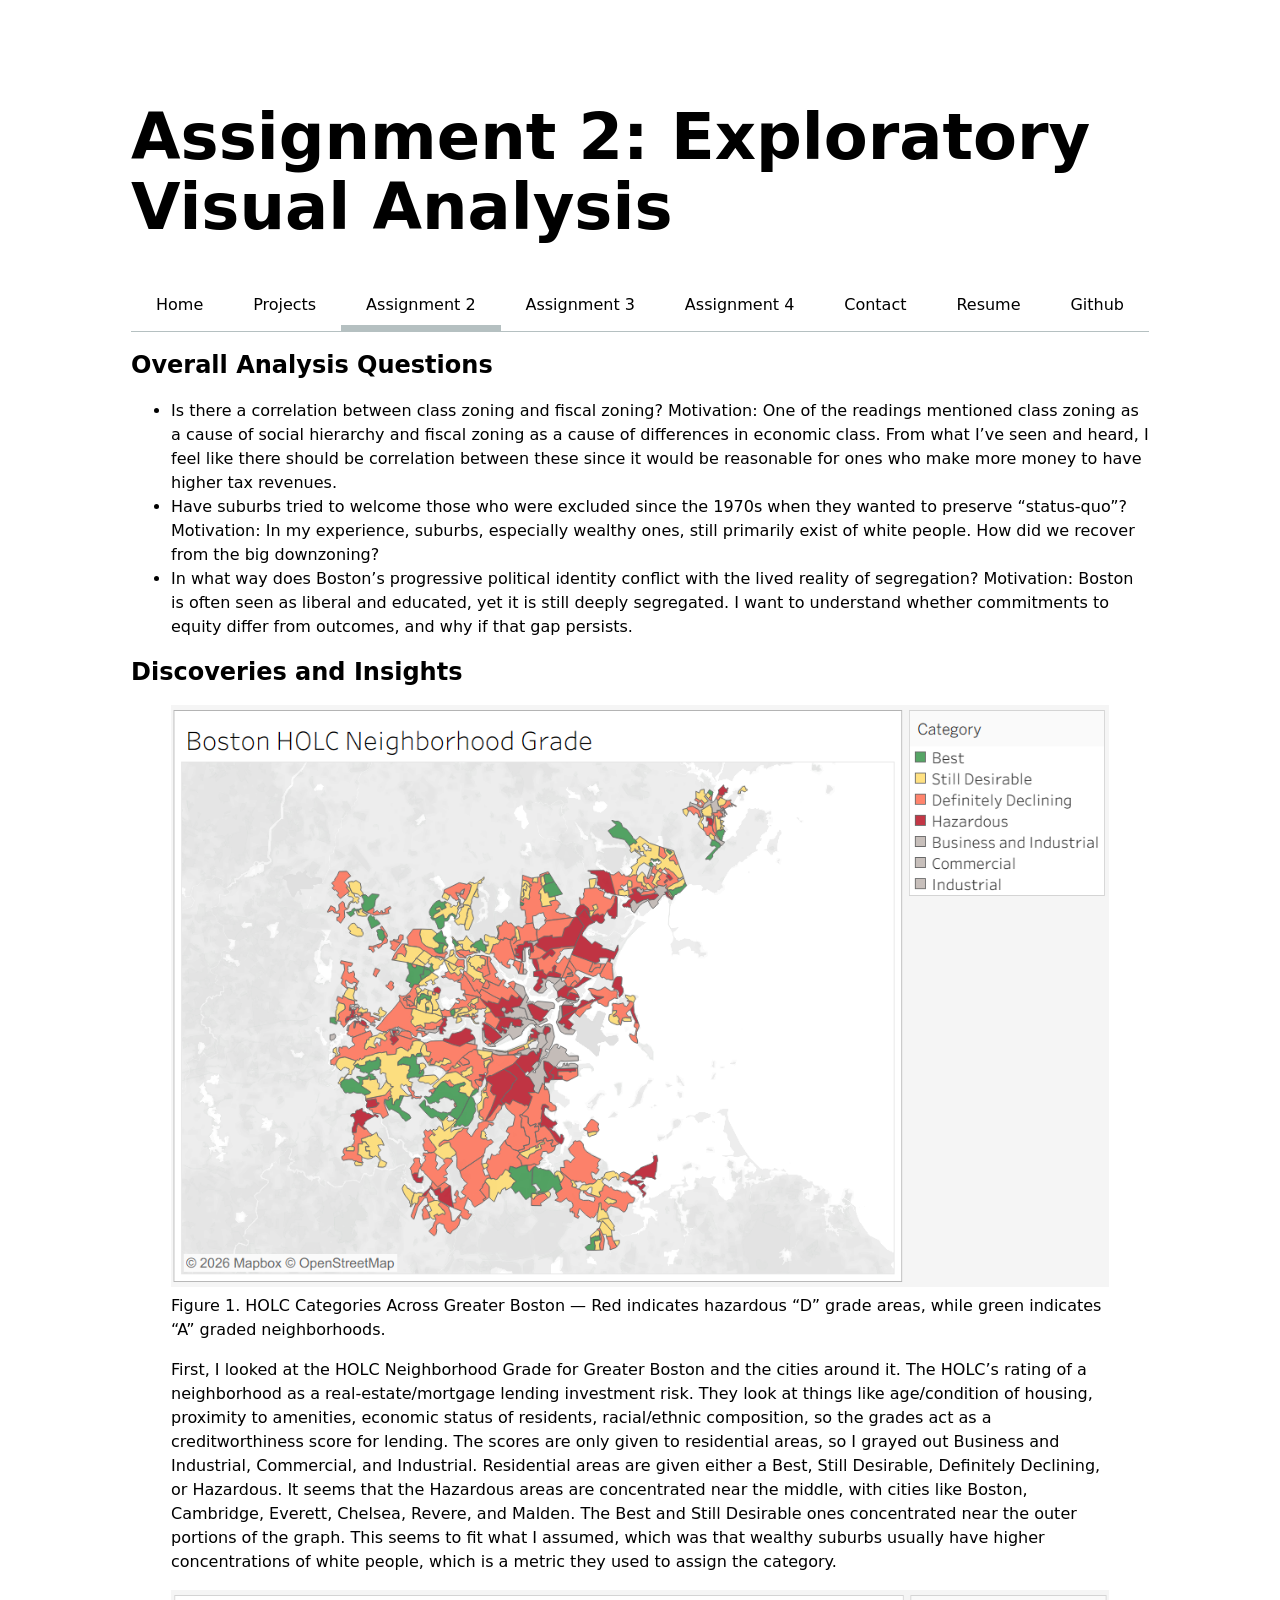
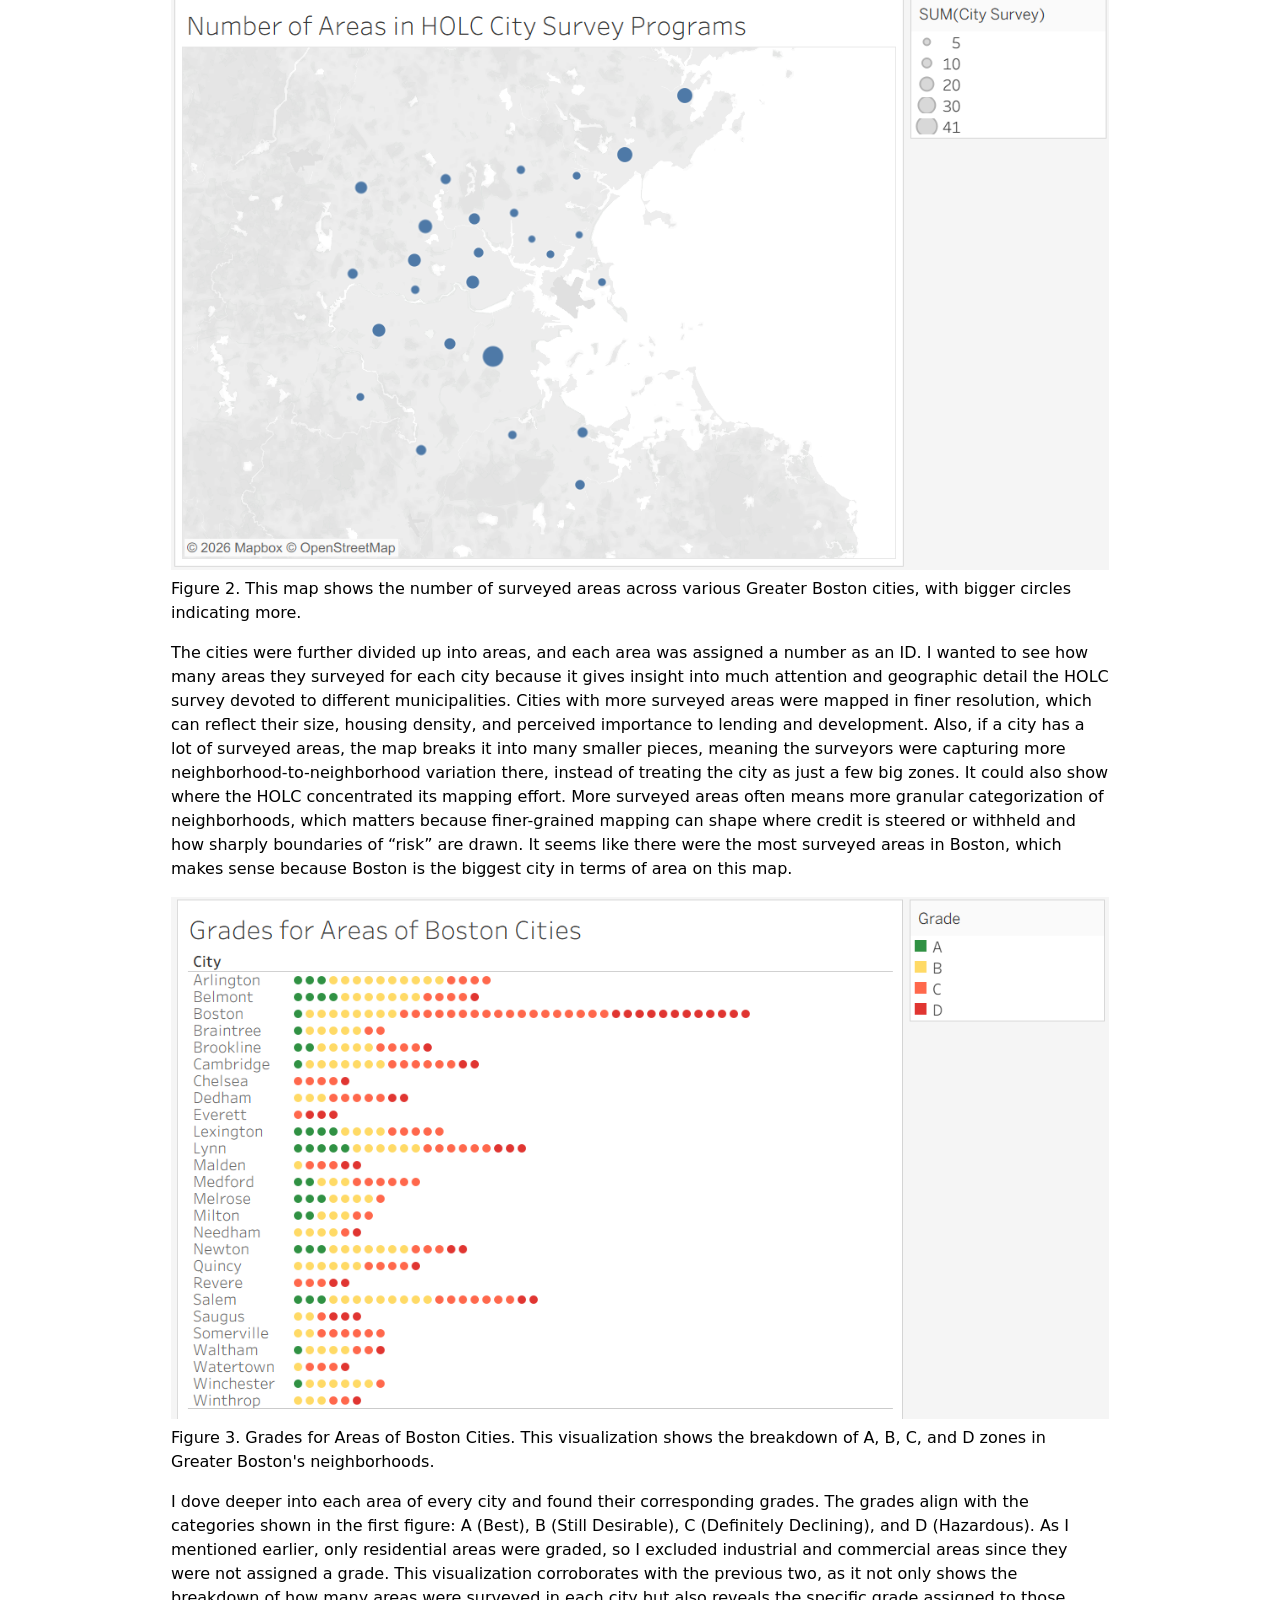
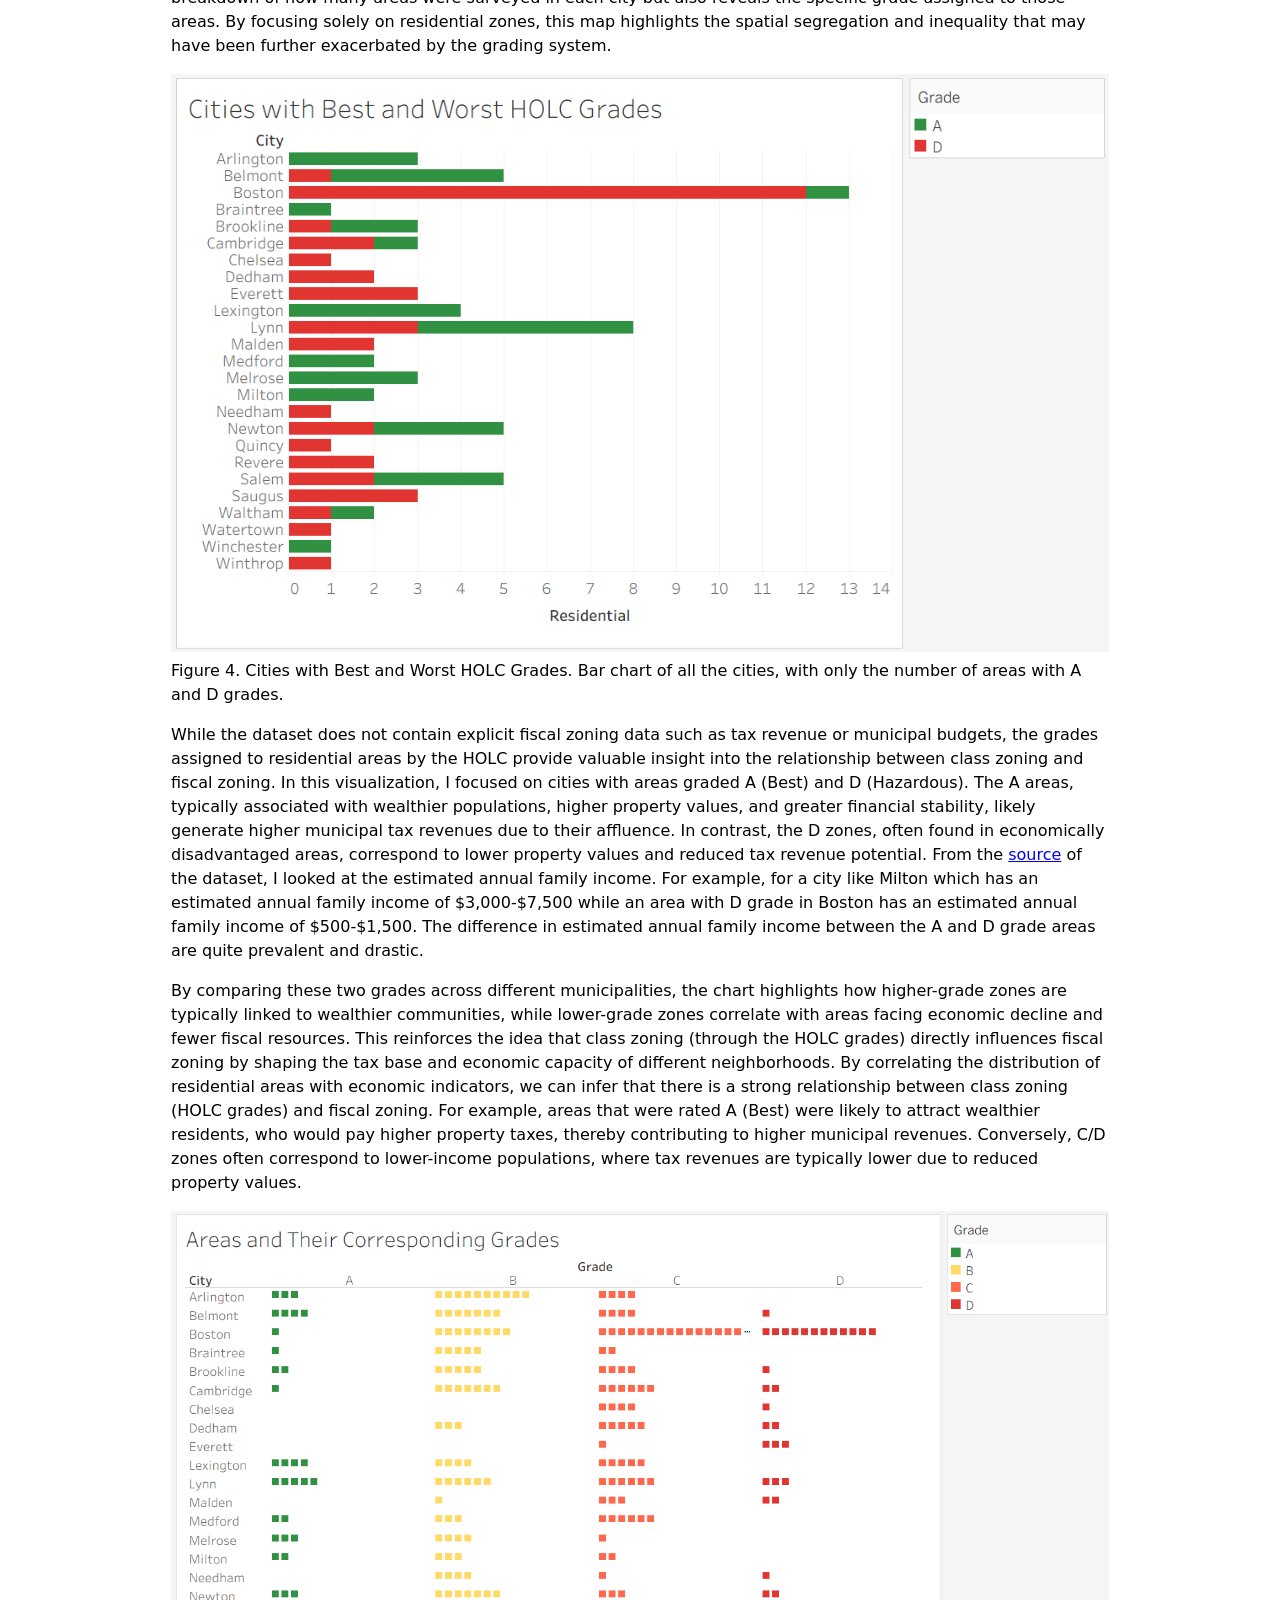
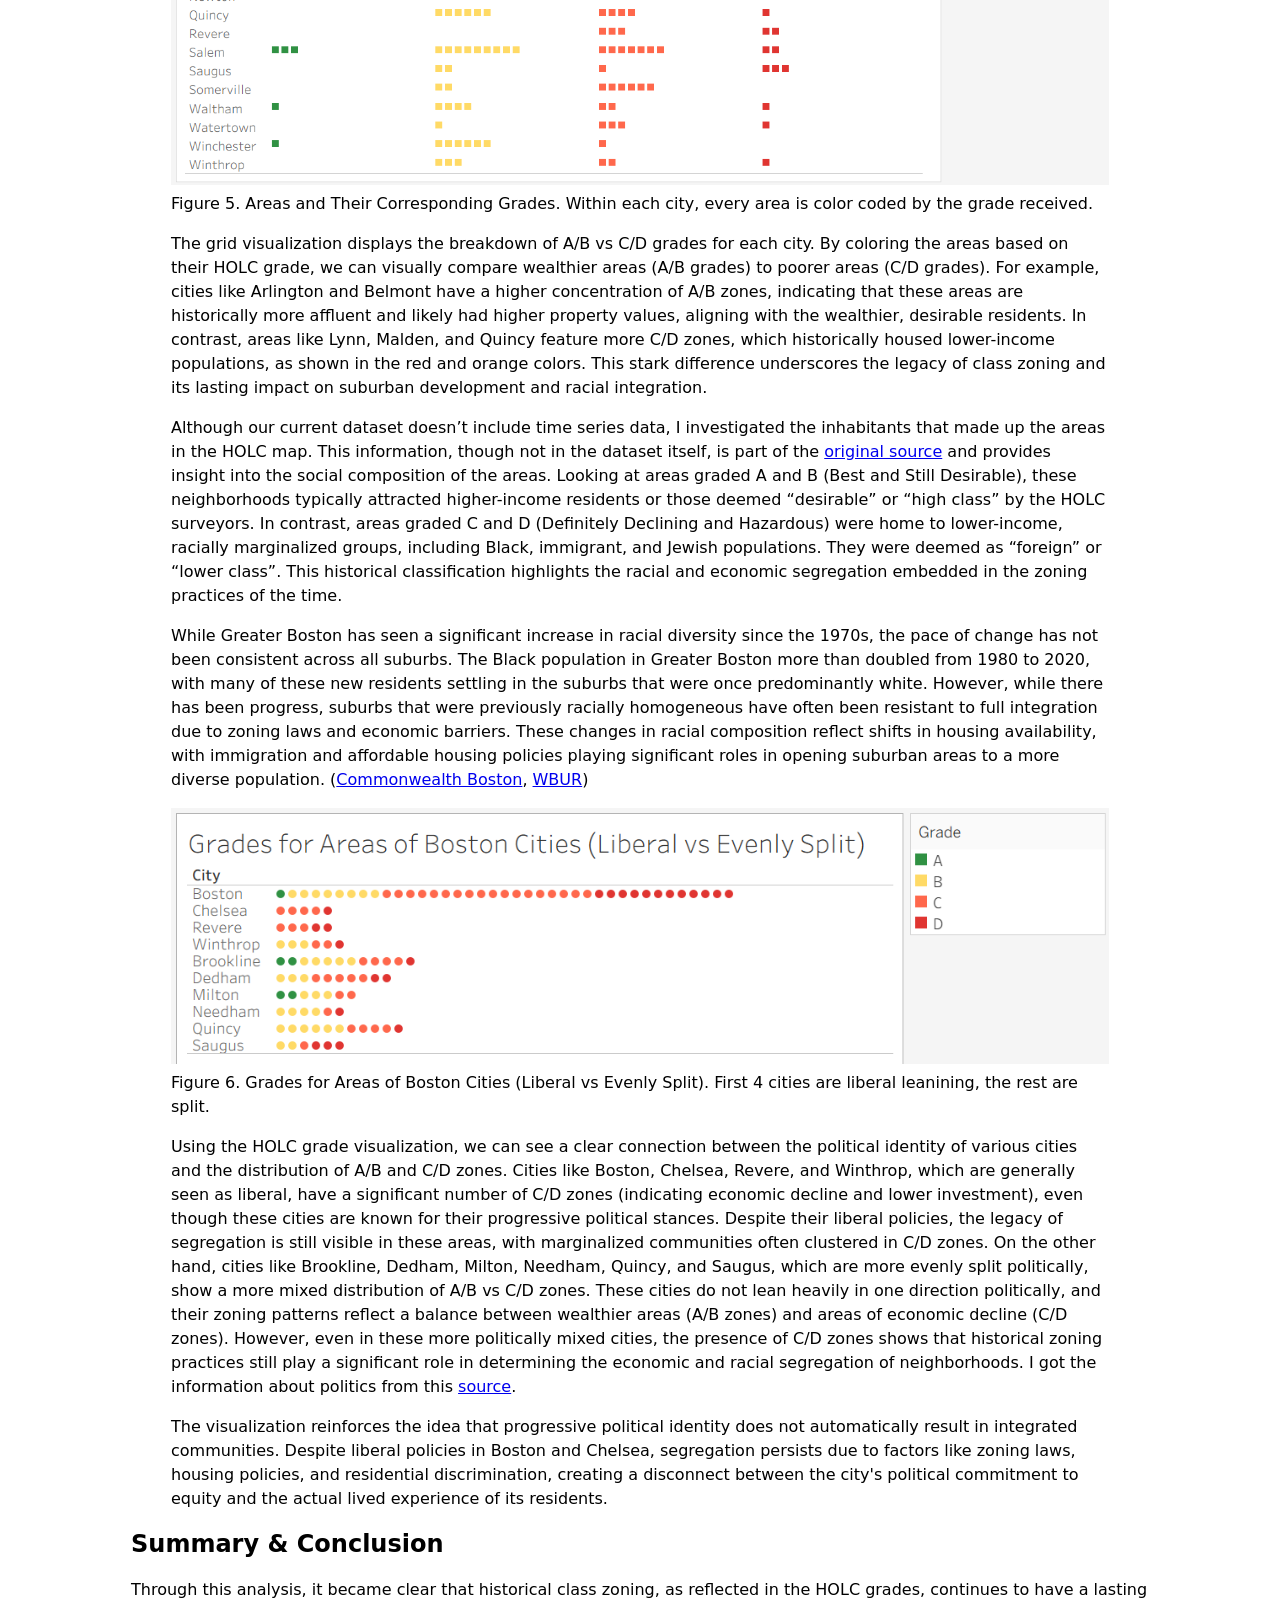
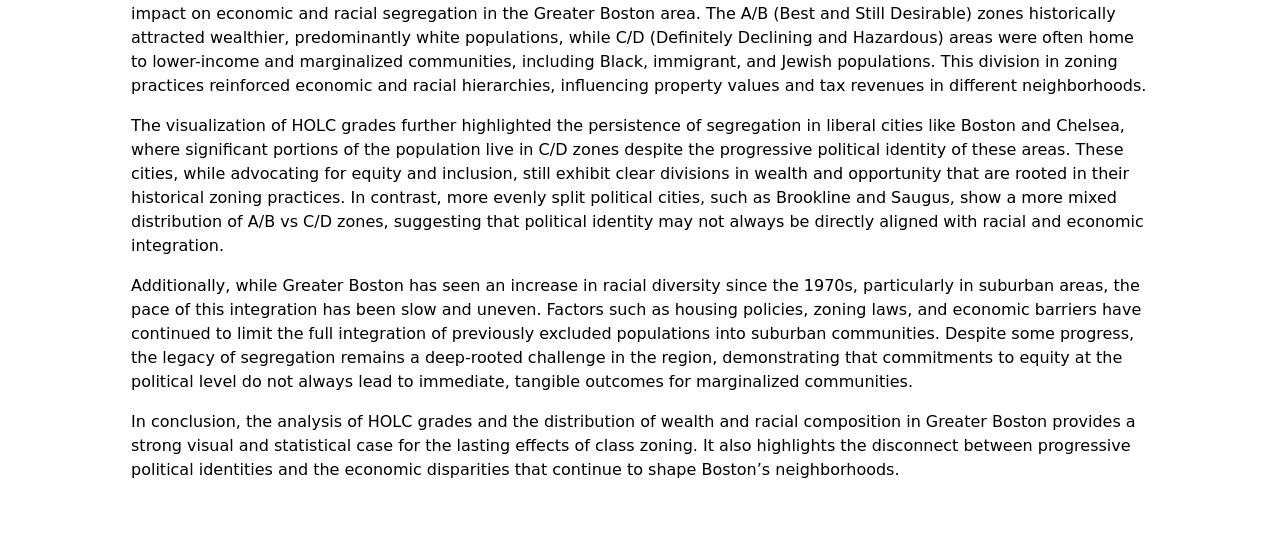
<file: A2/index.html>
<!DOCTYPE html>
<html lang="en">

<head>
    <meta charset="UTF-8">
    <meta name="viewport" content="width=device-width, initial-scale=1.0">
    <title>6.C35 Assignment 2: Exploratory Visual Analysis</title>
    <link rel="stylesheet" href="../style.css">
</head>

<body>
    <h1>Assignment 2: Exploratory Visual Analysis</h1>

    <nav>
        <ul>
            <li><a href="../">Home</a></li>
            <li><a href="../projects/">Projects</a></li>
            <li><a class='current' href="./">Assignment 2</a></li>
            <li><a href="../A3/">Assignment 3</a></li>
            <li><a href="../A4/">Assignment 4</a></li>
            <li><a href="../contact/">Contact</a></li>
            <li><a href="../resume/">Resume</a></li>
            <li><a href="https://github.com/blin20115" target="_blank">Github</a></li>
        </ul>
    </nav>

    <section id="questions">
        <h2>Overall Analysis Questions</h2>
        <ul>
            <li>Is there a correlation between class zoning and fiscal zoning? Motivation: One of the readings mentioned
                class zoning as a cause of social hierarchy and fiscal zoning as a cause of differences in economic
                class. From what I’ve seen and heard, I feel like there should be correlation between these since it
                would be reasonable for ones who make more money to have higher tax revenues.
            </li>
            <li>Have suburbs tried to welcome those who were excluded since the 1970s when they wanted to preserve
                “status-quo”? Motivation: In my experience, suburbs, especially wealthy ones, still primarily exist of
                white people. How did we recover from the big downzoning?
            </li>
            <li>In what way does Boston’s progressive political identity conflict with the lived reality of segregation?
                Motivation: Boston is often seen as liberal and educated, yet it is still deeply segregated. I want to
                understand whether commitments to equity differ from outcomes, and why if that gap persists.
            </li>
        </ul>
    </section>

    <section id="results">
        <h2>Discoveries and Insights</h2>

        <figure>
            <img src="images/figure 1.png" alt="Greater Boston HOLC Map">
            <figcaption>Figure 1. HOLC Categories Across Greater Boston — Red indicates hazardous “D” grade areas, while
                green indicates “A” graded neighborhoods.</figcaption>
            <p>First, I looked at the HOLC Neighborhood Grade for Greater Boston and the cities around it. The HOLC’s
                rating of a neighborhood as a real-estate/mortgage lending investment risk. They look at things like
                age/condition of housing, proximity to amenities, economic status of residents, racial/ethnic
                composition, so the grades act as a creditworthiness score for lending. The scores are only given to
                residential areas, so I grayed out Business and Industrial, Commercial, and Industrial. Residential
                areas are given either a Best, Still Desirable, Definitely Declining, or Hazardous. It seems that the
                Hazardous areas are concentrated near the middle, with cities like Boston, Cambridge, Everett, Chelsea,
                Revere, and Malden. The Best and Still Desirable ones concentrated near the outer portions of the graph.
                This seems to fit what I assumed, which was that wealthy suburbs usually have higher concentrations of
                white people, which is a metric they used to assign the category.
            </p>
        </figure>

        <figure>
            <img src="images/figure 2.png" alt="Number of Areas in HOLC City Survey Programs">
            <figcaption>Figure 2. This map shows the number of surveyed areas across various Greater Boston cities, with
                bigger circles indicating more.</figcaption>
            <p>The cities were further divided up into areas, and each area was assigned a number as an ID. I wanted to
                see how many areas they surveyed for each city because it gives insight into much attention and
                geographic detail the HOLC survey devoted to different municipalities. Cities with more surveyed areas
                were mapped in finer resolution, which can reflect their size, housing density, and perceived importance
                to lending and development. Also, if a city has a lot of surveyed areas, the map breaks it into many
                smaller pieces, meaning the surveyors were capturing more neighborhood-to-neighborhood variation there,
                instead of treating the city as just a few big zones. It could also show where the HOLC concentrated its
                mapping effort. More surveyed areas often means more granular categorization of neighborhoods, which
                matters because finer-grained mapping can shape where credit is steered or withheld and how sharply
                boundaries of “risk” are drawn. It seems like there were the most surveyed areas in Boston, which makes
                sense because Boston is the biggest city in terms of area on this map.
            </p>
        </figure>

        <figure>
            <img src="images/figure 3.png" alt="Grades for Areas of Boston Cities">
            <figcaption>Figure 3. Grades for Areas of Boston Cities. This visualization shows the breakdown of A, B, C,
                and D zones in Greater Boston's neighborhoods.</figcaption>
            <p>I dove deeper into each area of every city and found their corresponding grades. The grades align with
                the categories shown in the first figure: A (Best), B (Still Desirable), C (Definitely Declining), and D
                (Hazardous). As I mentioned earlier, only residential areas were graded, so I excluded industrial and
                commercial areas since they were not assigned a grade. This visualization corroborates with the previous
                two, as it not only shows the breakdown of how many areas were surveyed in each city but also reveals
                the specific grade assigned to those areas. By focusing solely on residential zones, this map highlights
                the spatial segregation and inequality that may have been further exacerbated by the grading system.
            </p>
        </figure>

        <figure>
            <img src="images/figure 4.png" alt="Cities with Best and Worst HOLC Grades">
            <figcaption>Figure 4. Cities with Best and Worst HOLC Grades. Bar chart of all the cities, with only the
                number
                of areas with A and D grades.</figcaption>
            <p>While the dataset does not contain explicit fiscal zoning data such as tax revenue or municipal budgets,
                the
                grades assigned to residential areas by the HOLC provide valuable insight into the relationship between
                class zoning and fiscal zoning. In this visualization, I focused on cities with areas graded A (Best)
                and D
                (Hazardous). The A areas, typically associated with wealthier populations, higher property values, and
                greater financial stability, likely generate higher municipal tax revenues due to their affluence. In
                contrast, the D zones, often found in economically disadvantaged areas, correspond to lower property
                values
                and reduced tax revenue potential. From the <a
                    href="https://dsl.richmond.edu/panorama/redlining/map/MA/Boston/context#loc=11/42.3351/-71.1643">source</a>
                of the dataset, I looked at the estimated annual family
                income. For example, for a city like Milton which has an estimated annual family income of $3,000-$7,500
                while an area with D grade in Boston has an estimated annual family income of $500-$1,500. The
                difference in
                estimated annual family income between the A and D grade areas are quite prevalent and drastic.
            </p>
            <p>By comparing these two grades across different municipalities, the chart highlights how higher-grade
                zones
                are typically linked to wealthier communities, while lower-grade zones correlate with areas facing
                economic
                decline and fewer fiscal resources. This reinforces the idea that class zoning (through the HOLC grades)
                directly influences fiscal zoning by shaping the tax base and economic capacity of different
                neighborhoods.
                By correlating the distribution of residential areas with economic indicators, we can infer that there
                is a
                strong relationship between class zoning (HOLC grades) and fiscal zoning. For example, areas that were
                rated
                A (Best) were likely to attract wealthier residents, who would pay higher property taxes, thereby
                contributing to higher municipal revenues. Conversely, C/D zones often correspond to lower-income
                populations, where tax revenues are typically lower due to reduced property values.
            </p>
        </figure>

        <figure>
            <img src="images/figure 5.png" alt="Areas and Their Corresponding Grades">
            <figcaption>Figure 5. Areas and Their Corresponding Grades. Within each city, every area is color coded by
                the grade received.</figcaption>
            <p>The grid visualization displays the breakdown of A/B vs C/D grades for each city. By coloring the areas
                based on their HOLC grade, we can visually compare wealthier areas (A/B grades) to poorer areas (C/D
                grades). For example, cities like Arlington and Belmont have a higher concentration of A/B zones,
                indicating that these areas are historically more affluent and likely had higher property values,
                aligning with the wealthier, desirable residents. In contrast, areas like Lynn, Malden, and Quincy
                feature more C/D zones, which historically housed lower-income populations, as shown in the red and
                orange colors. This stark difference underscores the legacy of class zoning and its lasting impact on
                suburban development and racial integration.
            </p>
            <p>
                Although our current dataset doesn’t include time series data, I investigated the inhabitants that made
                up the areas in the HOLC map. This information, though not in the dataset itself, is part of the
                <a
                    href="https://dsl.richmond.edu/panorama/redlining/map/MA/Boston/areas#mapview=full&loc=12/42.3138/-71.0811">original
                    source</a>
                and provides insight into the social composition of the areas. Looking at areas graded A and B (Best
                and Still Desirable), these neighborhoods typically attracted higher-income residents or those
                deemed “desirable” or “high class” by the HOLC surveyors. In contrast, areas graded C and D
                (Definitely Declining and Hazardous) were home to lower-income, racially marginalized groups,
                including Black, immigrant, and Jewish populations. They were deemed as “foreign” or “lower class”.
                This historical classification highlights the racial and economic segregation embedded in the zoning
                practices of the time.
            </p>
            <p>While Greater Boston has seen a significant increase in racial diversity since the 1970s, the pace of
                change has not been consistent across all suburbs. The Black population in Greater Boston more than
                doubled from 1980 to 2020, with many of these new residents settling in the suburbs that were once
                predominantly white. However, while there has been progress, suburbs that were previously racially
                homogeneous have often been resistant to full integration due to zoning laws and economic barriers.
                These changes in racial composition reflect shifts in housing availability, with immigration and
                affordable housing policies playing significant roles in opening suburban areas to a more diverse
                population. (<a
                    href="https://commonwealthbeacon.org/economy/greater-bostons-black-population-becoming-more-diverse-dispersed/?">Commonwealth
                    Boston</a>, <a
                    href="https://www.wbur.org/news/2023/04/06/greater-boston-black-population-is-growth-diversity-report?">WBUR</a>)
            </p>
        </figure>

        <figure>
            <img src="images/figure 6.png" alt="Grades for Areas of Boston Cities (Liberal vs Evenly Split)">
            <figcaption>Figure 6. Grades for Areas of Boston Cities (Liberal vs Evenly Split). First 4 cities are
                liberal leanining, the rest are split.</figcaption>
            <p>Using the HOLC grade visualization, we can see a clear connection between the political identity of
                various cities and the distribution of A/B and C/D zones. Cities like Boston, Chelsea, Revere, and
                Winthrop, which are generally seen as liberal, have a significant number of C/D zones (indicating
                economic decline and lower investment), even though these cities are known for their progressive
                political stances. Despite their liberal policies, the legacy of segregation is still visible in these
                areas, with marginalized communities often clustered in C/D zones. On the other hand, cities like
                Brookline, Dedham, Milton, Needham, Quincy, and Saugus, which are more evenly split politically, show a
                more mixed distribution of A/B vs C/D zones. These cities do not lean heavily in one direction
                politically, and their zoning patterns reflect a balance between wealthier areas (A/B zones) and areas
                of economic decline (C/D zones). However, even in these more politically mixed cities, the presence of
                C/D zones shows that historical zoning practices still play a significant role in determining the
                economic and racial segregation of neighborhoods. I got the information about politics from this <a
                    href="https://bestneighborhood.org/conservative-vs-liberal-map-boston-ma/">source</a>.
            </p>
            <p>The visualization reinforces the idea that progressive political identity does not automatically result
                in integrated communities. Despite liberal policies in Boston and Chelsea, segregation persists due to
                factors like zoning laws, housing policies, and residential discrimination, creating a disconnect
                between the city's political commitment to equity and the actual lived experience of its residents.
            </p>
        </figure>

    </section>

    <section id="summary">
        <h2>Summary & Conclusion</h2>
        <p>Through this analysis, it became clear that historical class zoning, as reflected in the HOLC grades,
            continues to have a lasting impact on economic and racial segregation in the Greater Boston area.
            The A/B
            (Best and Still Desirable) zones historically attracted wealthier, predominantly white populations,
            while
            C/D (Definitely Declining and Hazardous) areas were often home to lower-income and marginalized
            communities,
            including Black, immigrant, and Jewish populations. This division in zoning practices reinforced
            economic
            and racial hierarchies, influencing property values and tax revenues in different neighborhoods.
        </p>
        <p>
            The visualization of HOLC grades further highlighted the persistence of segregation in liberal
            cities like
            Boston and Chelsea, where significant portions of the population live in C/D zones despite the
            progressive
            political identity of these areas. These cities, while advocating for equity and inclusion, still
            exhibit
            clear divisions in wealth and opportunity that are rooted in their historical zoning practices. In
            contrast,
            more evenly split political cities, such as Brookline and Saugus, show a more mixed distribution of
            A/B vs
            C/D zones, suggesting that political identity may not always be directly aligned with racial and
            economic
            integration.
        </p>
        <p>
            Additionally, while Greater Boston has seen an increase in racial diversity since the 1970s,
            particularly in
            suburban areas, the pace of this integration has been slow and uneven. Factors such as housing
            policies,
            zoning laws, and economic barriers have continued to limit the full integration of previously
            excluded
            populations into suburban communities. Despite some progress, the legacy of segregation remains a
            deep-rooted challenge in the region, demonstrating that commitments to equity at the political level
            do not
            always lead to immediate, tangible outcomes for marginalized communities.
        </p>
        <p>In conclusion, the analysis of HOLC grades and the distribution of wealth and racial composition in
            Greater
            Boston provides a strong visual and statistical case for the lasting effects of class zoning. It
            also
            highlights the disconnect between progressive political identities and the economic disparities that
            continue to shape Boston’s neighborhoods.
        </p>
    </section>

</body>

</html>
</file>
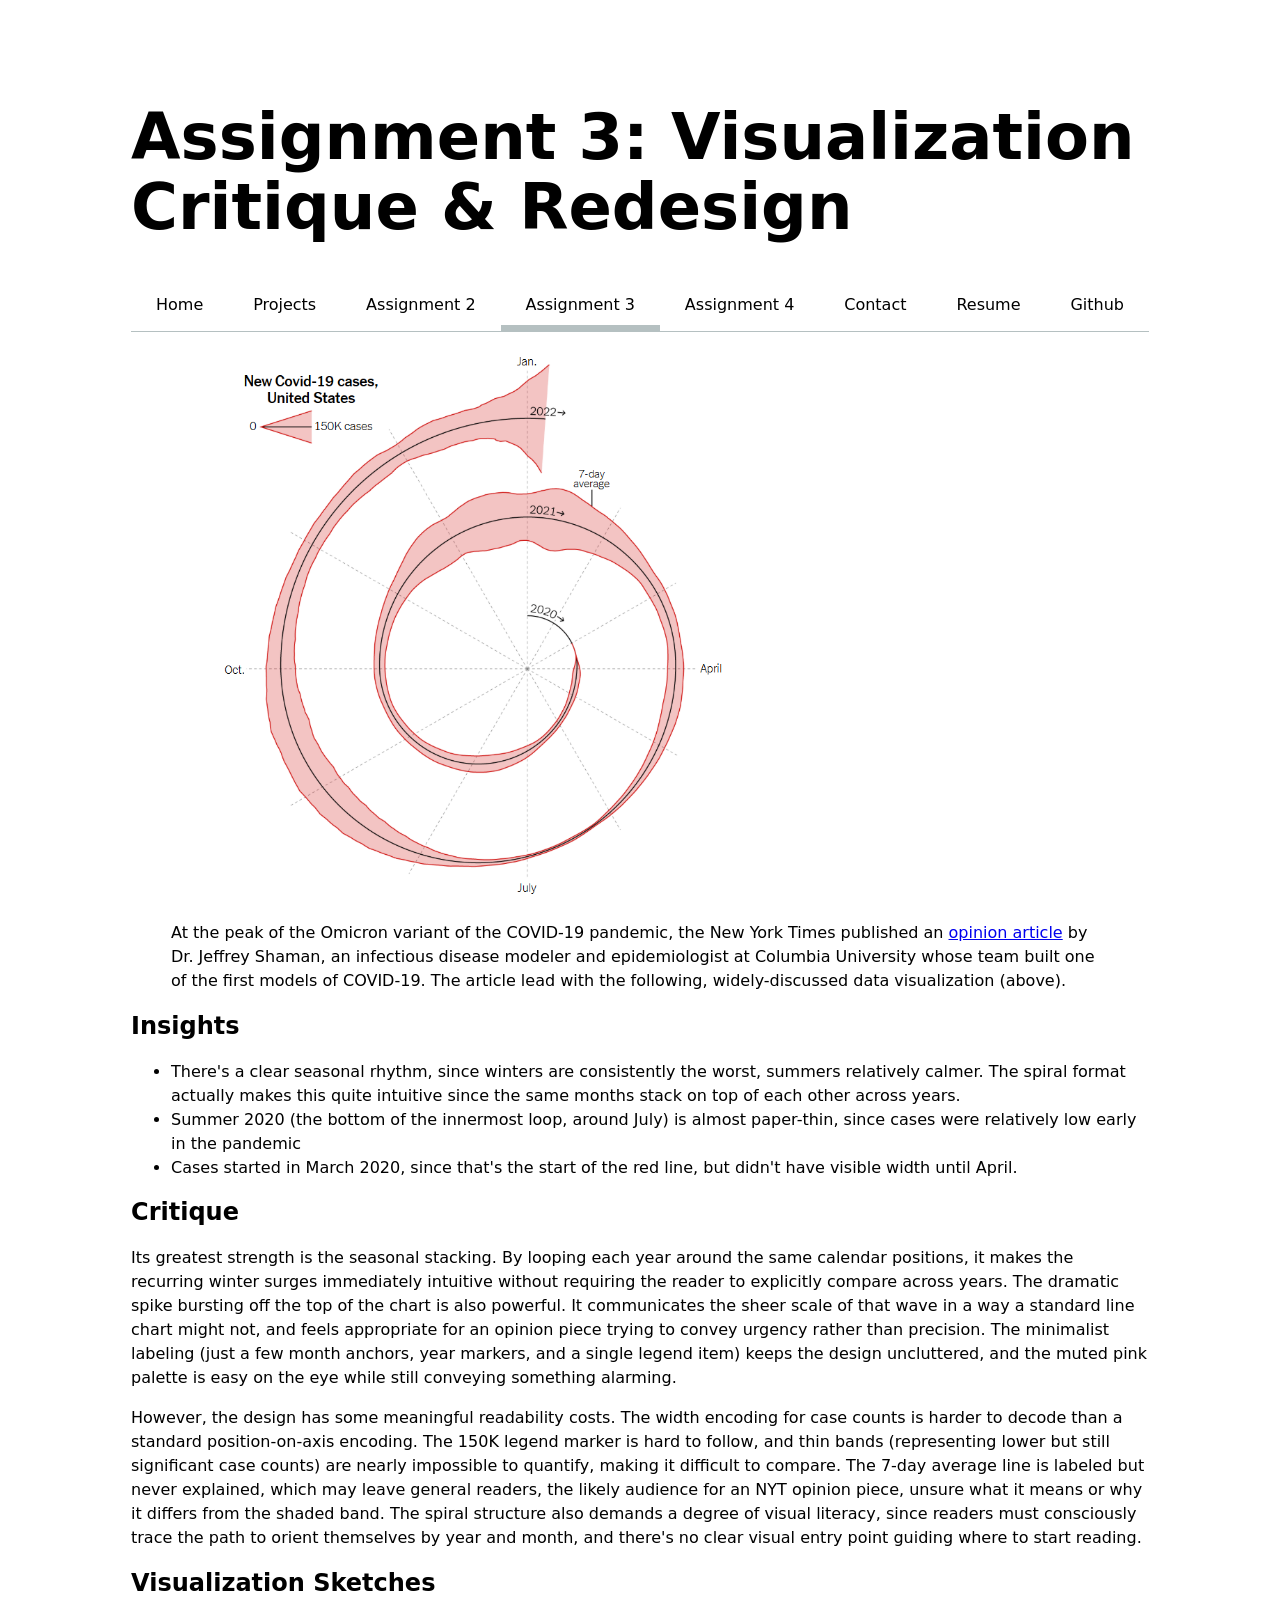
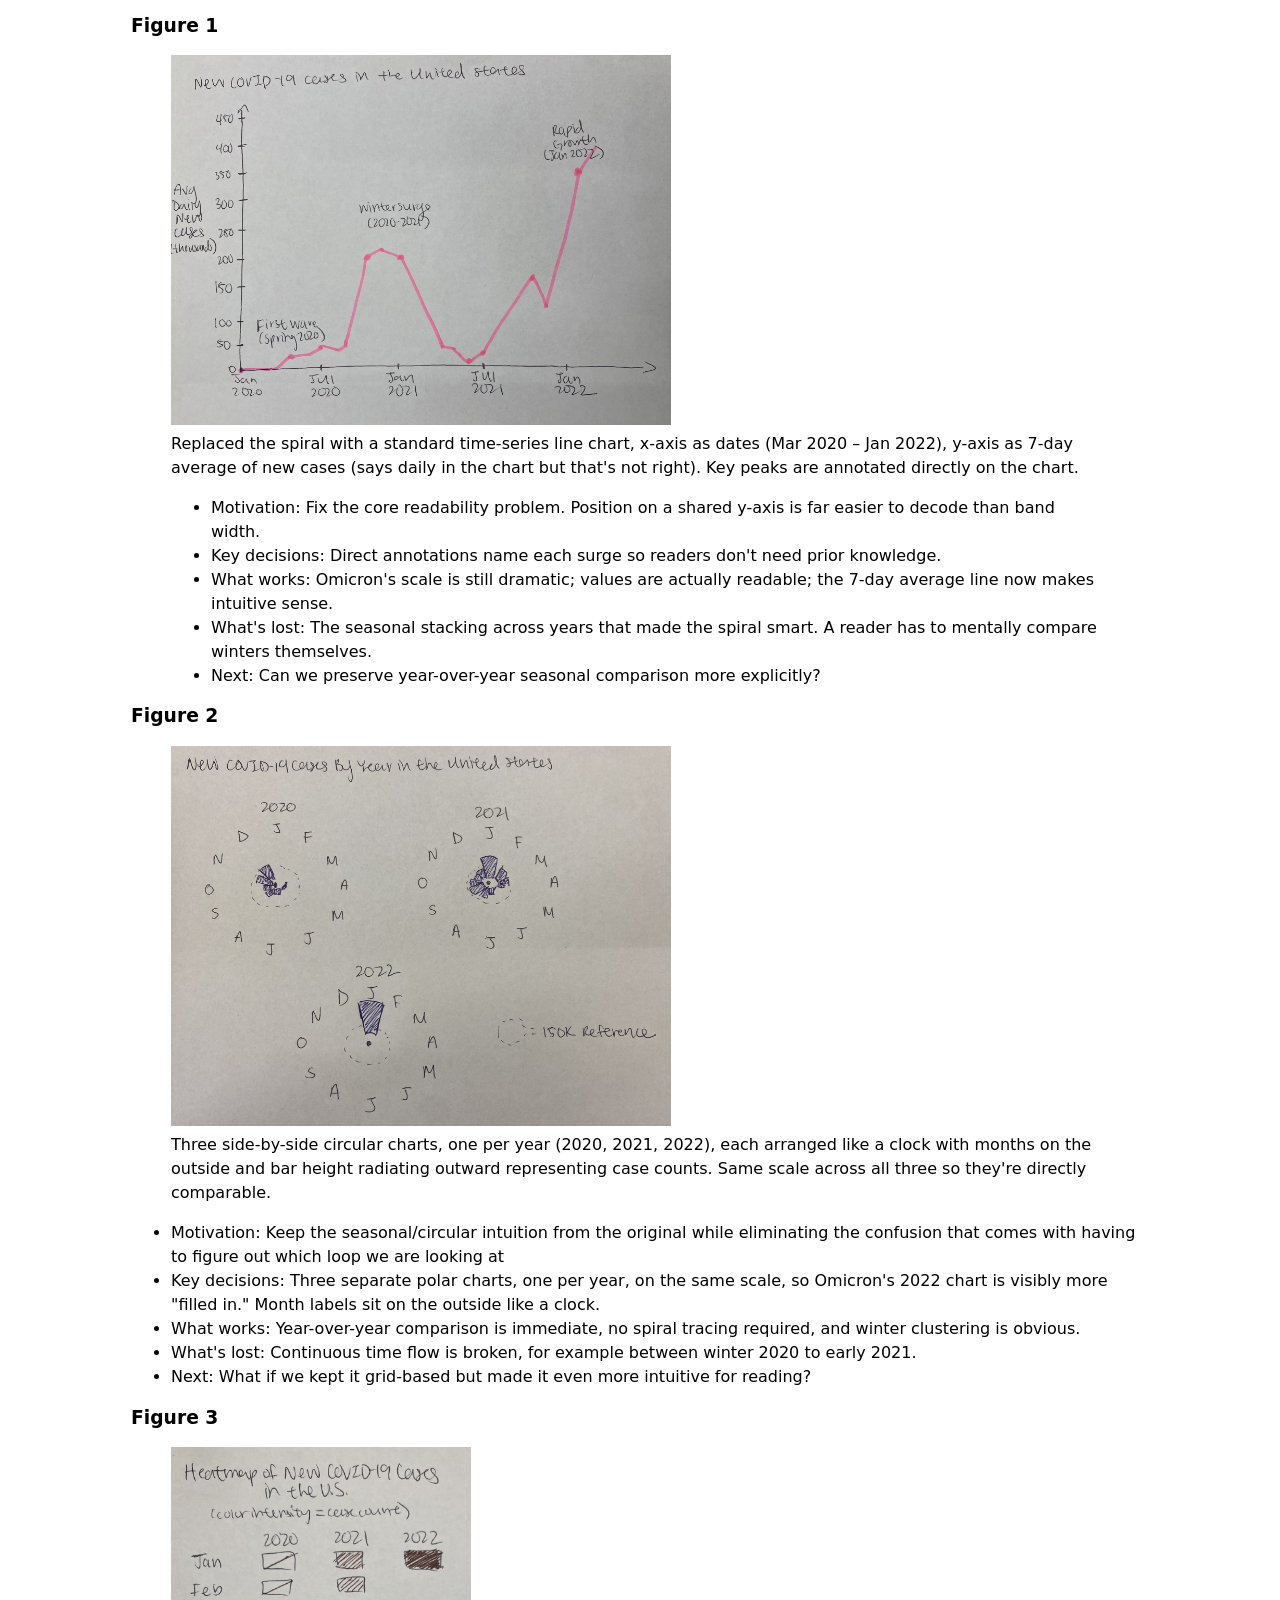
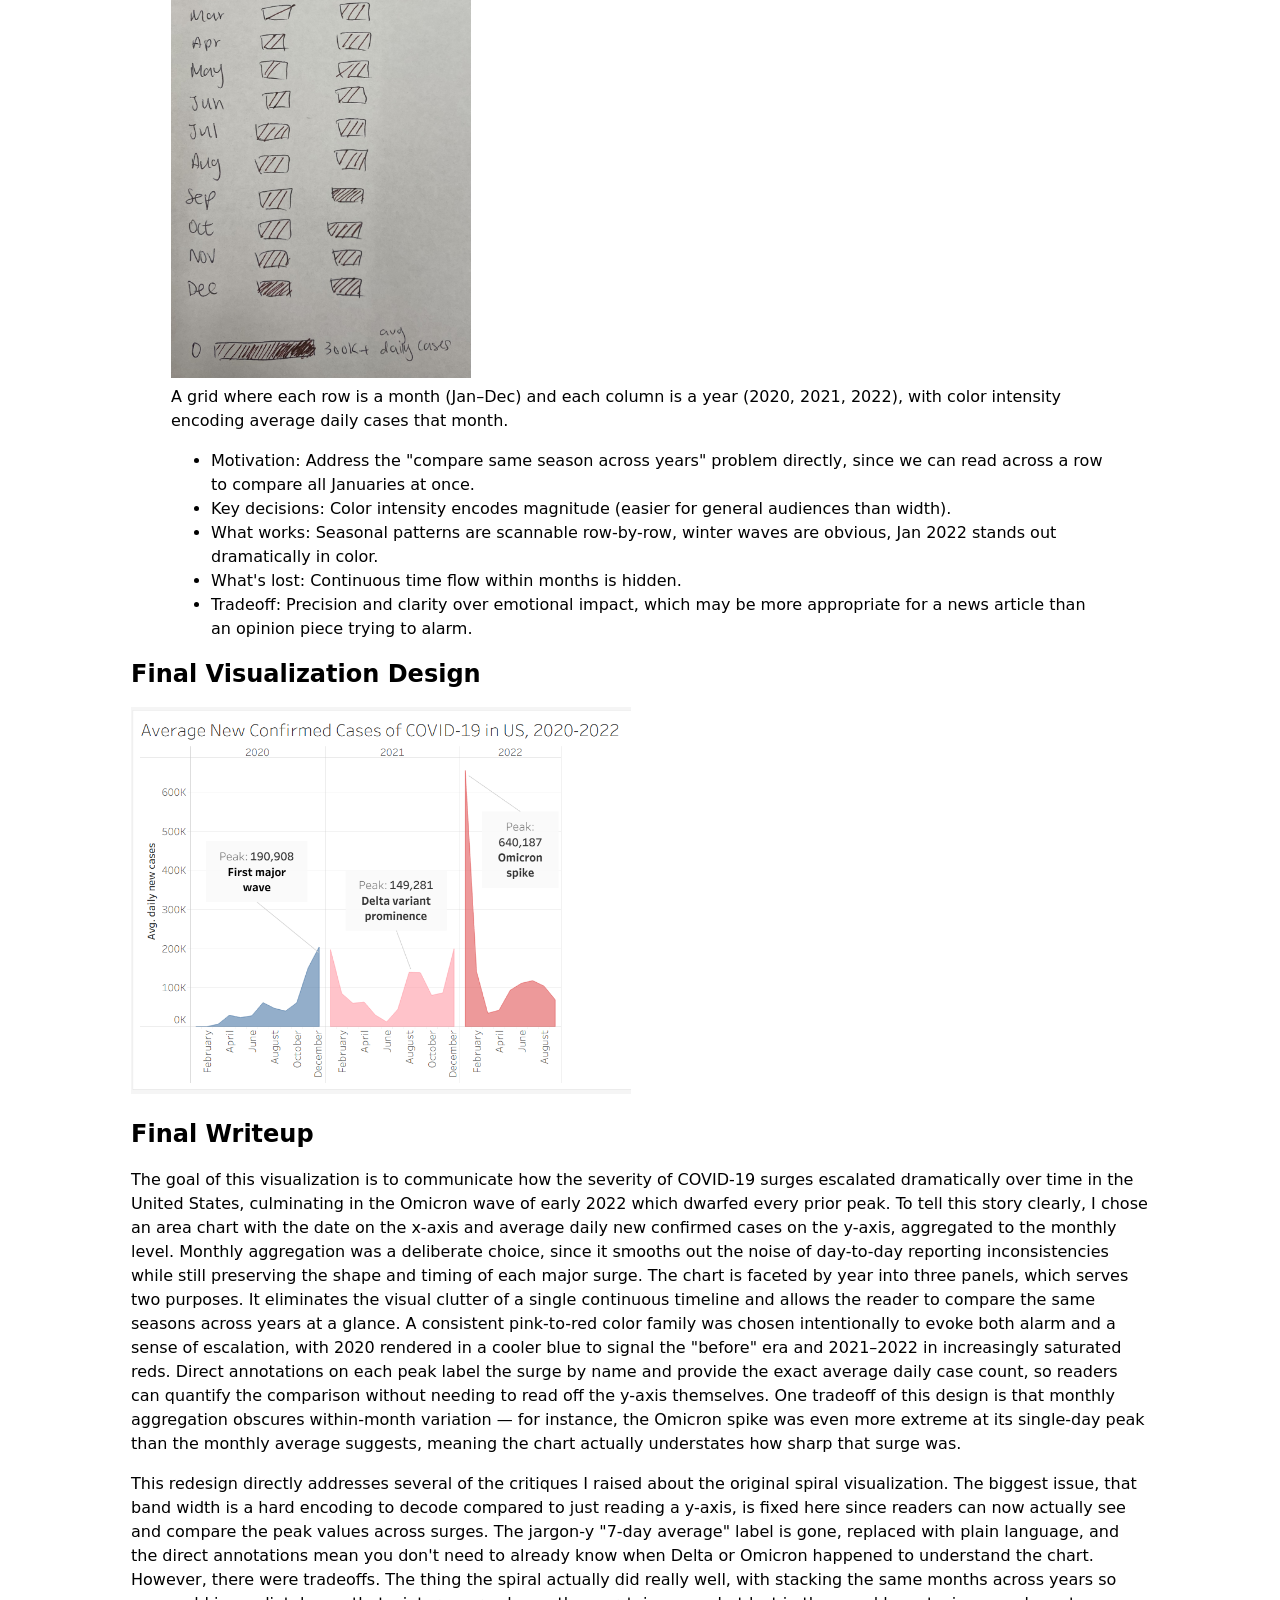
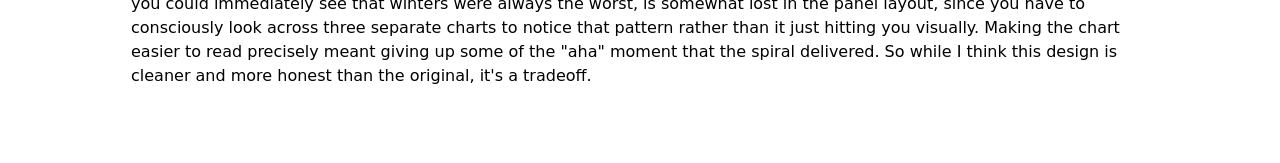
<file: A3/index.html>
<!DOCTYPE html>
<html lang="en">

<head>
    <meta charset="UTF-8">
    <meta name="viewport" content="width=device-width, initial-scale=1.0">
    <title>6.C35 Assignment 3: Visualization Critique & Redesign</title>
    <link rel="stylesheet" href="../style.css">
</head>

<body>
    <h1>Assignment 3: Visualization Critique & Redesign</h1>

    <nav>
        <ul>
            <li><a href="../">Home</a></li>
            <li><a href="../projects/">Projects</a></li>
            <li><a href="../A2/">Assignment 2</a></li>
            <li><a class='current' href="./">Assignment 3</a></li>
            <li><a href="../A4/">Assignment 4</a></li>
            <li><a href="../contact/">Contact</a></li>
            <li><a href="../resume/">Resume</a></li>
            <li><a href="https://github.com/blin20115" target="_blank">Github</a></li>
        </ul>
    </nav>

    <section id="spiral_img">
        <figure>
            <img src="images/cov19_spiral.png" , alt="New Covid-19 Cases in the US from 2020-2022" , width="600" ,
                height="650">
            <figcaption>At the peak of the Omicron variant of the COVID-19 pandemic, the New York Times published an
                <a
                    href="https://www.nytimes.com/2022/01/06/opinion/omicron-covid-us.html?unlocked_article_code=1.zk4.stTQ.3bTjWtsFU-ls&smid=url-share">opinion
                    article</a> by Dr. Jeffrey Shaman, an infectious disease modeler and epidemiologist at Columbia
                University whose team built one of the first models of COVID-19. The article lead with the following,
                widely-discussed data visualization (above).
            </figcaption>
        </figure>
    </section>

    <section id="insights">
        <h2>Insights</h2>
        <ul>
            <li>There's a clear seasonal rhythm, since winters are consistently the worst, summers relatively calmer.
                The spiral format actually makes this quite intuitive since the same months stack on top of each other
                across years.</li>
            <li>
                Summer 2020 (the bottom of the innermost loop, around July) is almost paper-thin, since cases were
                relatively low early in the pandemic
            </li>
            <li>
                Cases started in March 2020, since that's the start of the red line, but didn't have visible width until
                April.
            </li>
        </ul>
    </section>

    <section id="critique">
        <h2>Critique</h2>
        <p>
            Its greatest strength is the seasonal stacking. By looping each year around the same calendar positions, it
            makes the recurring winter surges immediately intuitive without requiring the reader to explicitly compare
            across years. The dramatic spike bursting off the top of the chart is also powerful. It
            communicates the sheer scale of that wave in a way a standard line chart might not, and feels appropriate
            for an opinion piece trying to convey urgency rather than precision. The minimalist labeling (just a few
            month anchors, year markers, and a single legend item) keeps the design uncluttered, and the muted pink
            palette is easy on the eye while still conveying something alarming.
        </p>

        <p>
            However, the design has some meaningful readability costs. The width encoding for case counts is harder to
            decode than a standard position-on-axis encoding. The 150K legend marker is hard to follow, and thin bands
            (representing lower but still significant case counts) are nearly impossible to quantify, making it
            difficult to compare. The 7-day average line is labeled but never explained, which
            may leave general readers, the likely audience for an NYT opinion piece, unsure what it means or why it
            differs from the shaded band. The spiral structure also demands a degree of visual literacy, since readers
            must consciously trace the path to orient themselves by year and month, and there's no clear visual entry
            point guiding where to start reading.
        </p>
    </section>

    <section id="sketches">
        <h2>Visualization Sketches</h2>

        <h3>Figure 1</h3>
        <figure>
            <img src="images/a3-line-chart.jpg" alt="Line chart of new COVID cases in US from 2020-2022" width="500" ,
                height="350">
            <figcaption>Replaced the spiral with a standard time-series line chart, x-axis as dates (Mar 2020 – Jan
                2022), y-axis as 7-day average of new cases (says daily in the chart but that's not right). Key peaks
                are annotated directly on the chart.</figcaption>

            <ul>
                <li>Motivation: Fix the core readability problem. Position on a shared y-axis is far easier to decode
                    than band width.</li>
                <li>Key decisions: Direct annotations name each surge so readers don't need prior knowledge.
                </li>
                <li>What works: Omicron's scale is still dramatic; values are actually readable; the 7-day average line
                    now makes intuitive sense.
                </li>
                <li>What's lost: The seasonal stacking across years that made the spiral smart. A reader has to
                    mentally compare winters themselves.</li>
                <li>Next: Can we preserve year-over-year seasonal comparison more explicitly?</li>
            </ul>
        </figure>

        <h3>Figure 2</h3>
        <figure>
            <img src="images/a3-bar.jpg" alt="Bars depicting new COVID-19 cases, separated by year" width="500">
            <figcaption>Three side-by-side circular charts, one per year (2020, 2021, 2022), each arranged like a
                clock with months on the outside and bar height radiating outward representing case counts. Same scale
                across all three so they're directly comparable.</figcaption>
        </figure>

        <ul>
            <li>Motivation: Keep the seasonal/circular intuition from the original while eliminating the confusion that
                comes with having to figure out which loop we are looking at</li>
            <li>Key decisions: Three separate polar charts, one per year, on the same scale, so Omicron's 2022 chart is
                visibly more "filled in." Month labels sit on the outside like a clock.
            </li>
            <li>What works: Year-over-year comparison is immediate, no spiral tracing required, and winter clustering is
                obvious.
            </li>
            <li>What's lost: Continuous time flow is broken, for example between winter 2020 to early 2021.
            </li>
            <li>Next: What if we kept it grid-based but made it even more intuitive for reading?
            </li>
        </ul>

        <h3>Figure 3</h3>
        <figure>
            <img src="images/a3-heatmap.jpg" alt="Heatmap of COVID-19 cases in US" width="300">
            <figcaption>A grid where each row is a month (Jan–Dec) and each column is a year (2020, 2021, 2022), with
                color intensity encoding average daily cases that month.</figcaption>
            <ul>
                <li>Motivation: Address the "compare same season across years" problem directly, since we can read
                    across a row to
                    compare all Januaries at once.
                </li>
                <li>Key decisions: Color intensity encodes magnitude (easier for general audiences than width).
                </li>
                <li>What works: Seasonal patterns are scannable row-by-row, winter waves are obvious, Jan 2022 stands
                    out dramatically in color.
                </li>
                <li>What's lost: Continuous time flow within months is hidden.
                </li>
                <li>Tradeoff: Precision and clarity over emotional impact, which may be more appropriate for a news
                    article
                    than an opinion piece trying to alarm.</li>
            </ul>
        </figure>
    </section>

    <section id="final">
        <h2>Final Visualization Design</h2>
        <img src="images/a3-final.png" alt="Final graph for COVID cases in US" width="500">
    </section>

    <section id="writeup">
        <h2>Final Writeup</h2>

        <p>
            The goal of this visualization is to communicate how the severity of COVID-19 surges escalated dramatically
            over time in the United States, culminating in the Omicron wave of early 2022 which dwarfed every prior
            peak. To tell this story clearly, I chose an area chart with the date on the
            x-axis and average daily new confirmed cases on the y-axis, aggregated to the monthly level. Monthly
            aggregation was a deliberate choice, since it smooths out the noise of day-to-day reporting
            inconsistencies while still preserving the shape and
            timing of each major surge. The chart is faceted by year into three panels, which serves two purposes. It
            eliminates the visual clutter of a single continuous timeline and allows the reader to compare the same
            seasons across years at a glance. A consistent pink-to-red color family was chosen intentionally to evoke
            both alarm and a sense of escalation, with 2020 rendered in a cooler blue to signal the "before" era and
            2021–2022 in increasingly saturated reds. Direct annotations on each peak label the surge by name and
            provide the exact average daily case count, so readers can quantify the comparison without needing to read
            off the y-axis themselves. One tradeoff of this design is that monthly aggregation obscures within-month
            variation — for instance, the Omicron spike was even more extreme at its single-day peak than the monthly
            average suggests, meaning the chart actually understates how sharp that surge was.
        </p>

        <p>
            This redesign directly addresses several of the critiques I raised about the original spiral visualization.
            The biggest issue, that band width is a hard encoding to decode compared to just reading a y-axis, is
            fixed here since readers can now actually see and compare the peak values across surges. The jargon-y "7-day
            average" label is gone, replaced with plain language, and the direct annotations mean you don't need to
            already know when Delta or Omicron happened to understand the chart. However, there were tradeoffs.
            The thing the spiral actually did really well, with stacking the same months across years so you could
            immediately see that winters were always the worst, is somewhat lost in the panel layout, since you have to
            consciously look across three separate charts to notice that pattern rather than it just hitting you
            visually. Making the chart easier to read precisely meant giving up some
            of the "aha" moment that the spiral delivered. So while I think this design is cleaner and more honest than
            the original, it's a tradeoff.
        </p>
    </section>

</body>

</html>
</file>
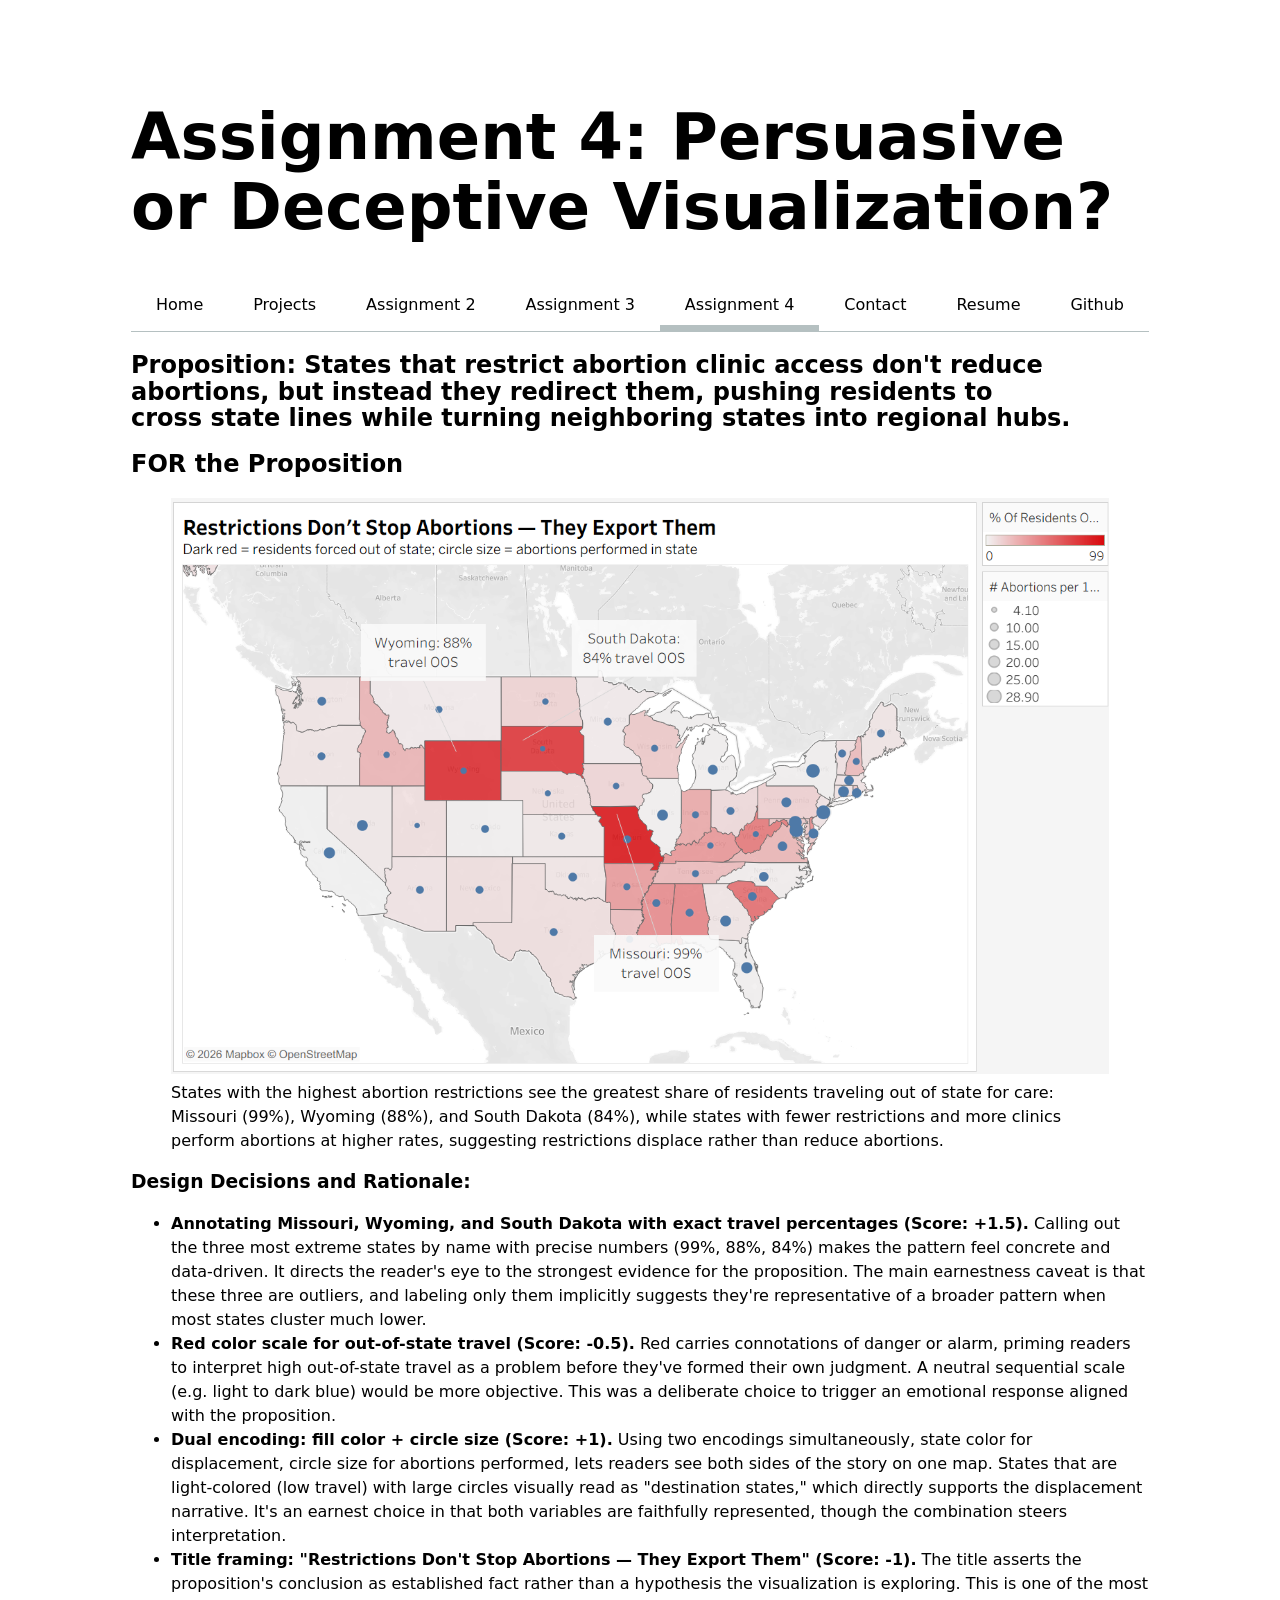
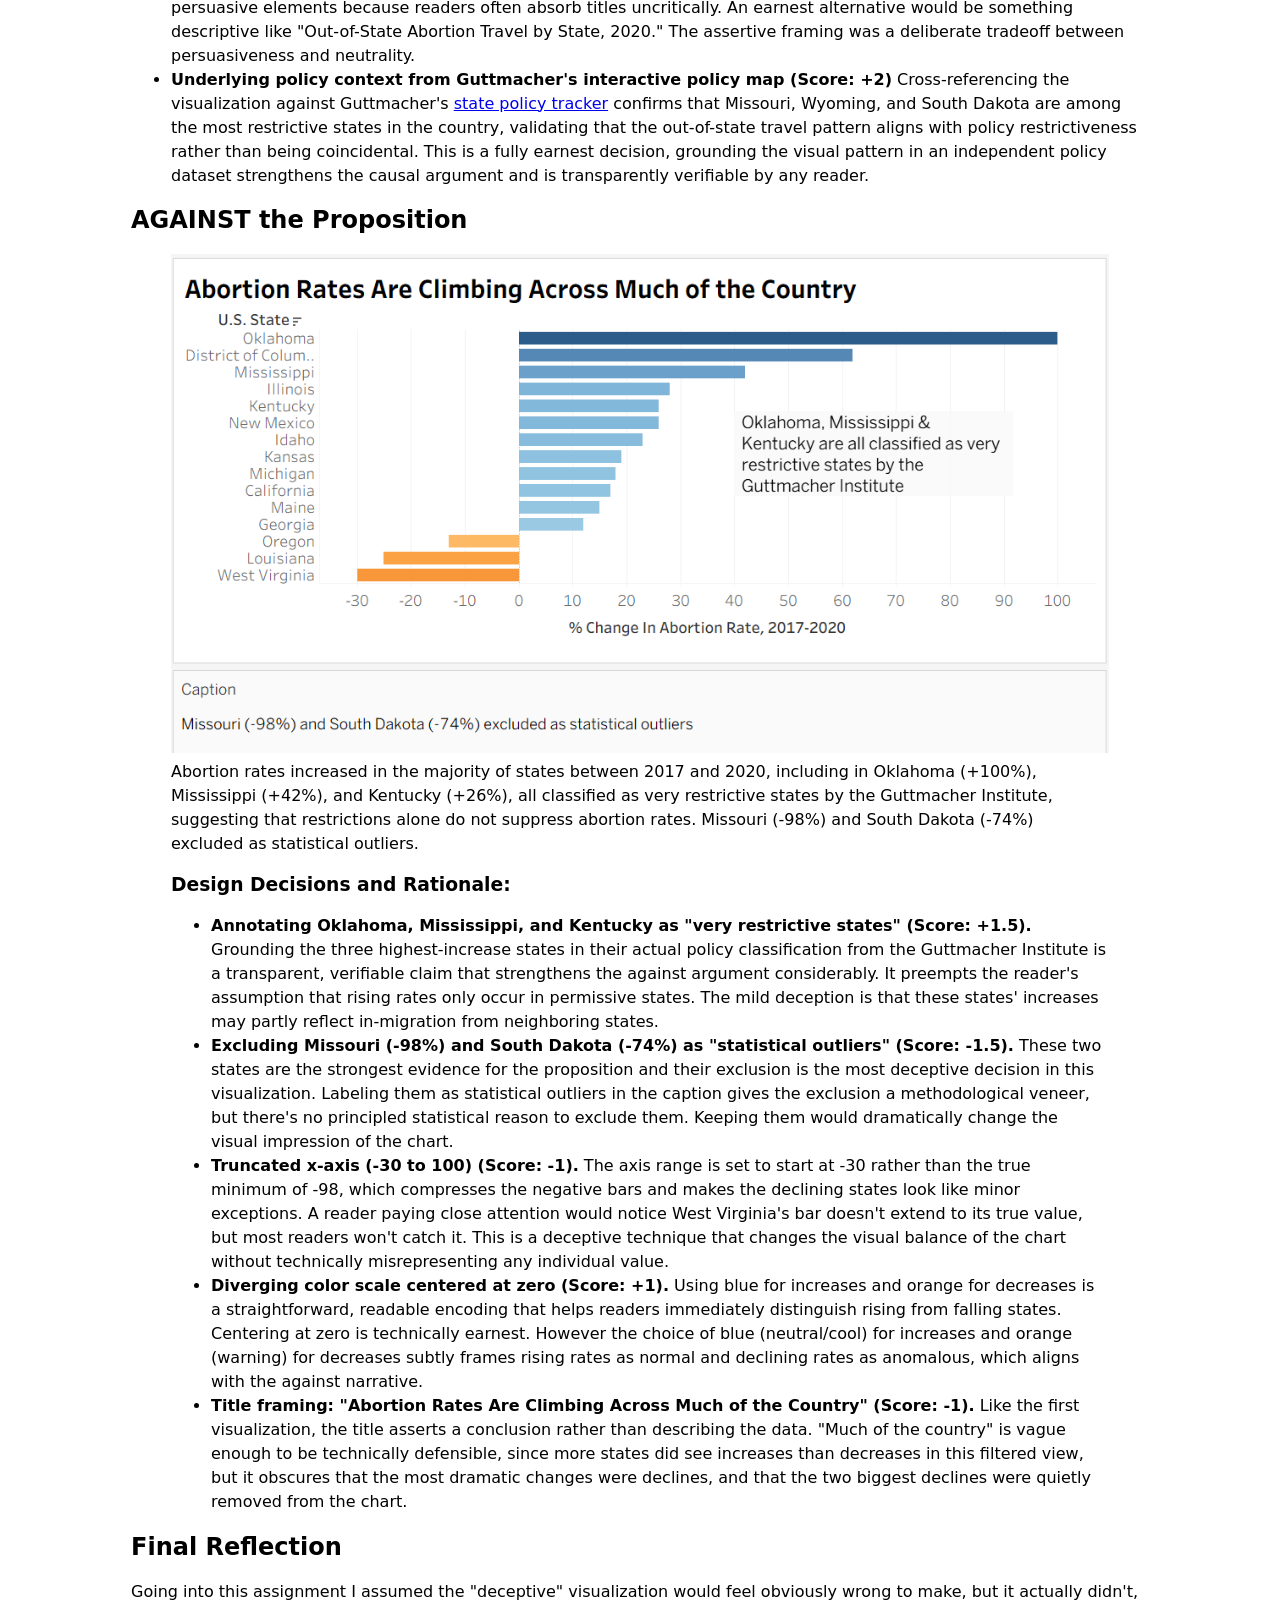
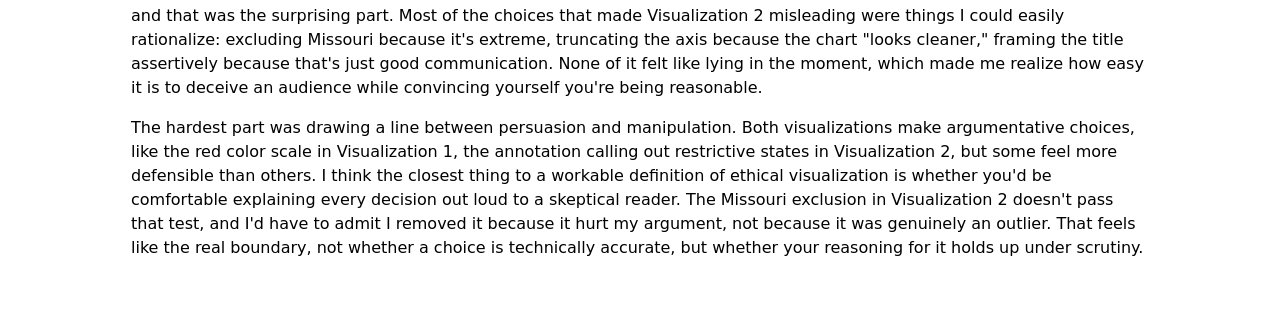
<file: A4/index.html>
<!DOCTYPE html>
<html lang="en">

<head>
    <meta charset="UTF-8">
    <meta name="viewport" content="width=device-width, initial-scale=1.0">
    <title>6.C35 Assignment 4: Persuasive or Deceptive Visualization?</title>
    <link rel="stylesheet" href="../style.css">
</head>

<body>
    <h1>Assignment 4: Persuasive or Deceptive Visualization?</h1>

    <nav>
        <ul>
            <li><a href="../">Home</a></li>
            <li><a href="../projects/">Projects</a></li>
            <li><a href="../A2/">Assignment 2</a></li>
            <li><a href="../A3/">Assignment 3</a></li>
            <li><a class='current' href="./">Assignment 4</a></li>
            <li><a href="../contact/">Contact</a></li>
            <li><a href="../resume/">Resume</a></li>
            <li><a href="https://github.com/blin20115" target="_blank">Github</a></li>
        </ul>
    </nav>

    <section id="proposition">
        <h2>Proposition: States that restrict abortion clinic access don't reduce abortions, but instead they redirect
            them,
            pushing residents to cross state lines while turning neighboring states into regional hubs. </h2>
    </section>

    <section id="for">
        <h2>FOR the Proposition</h2>
        <figure>
            <img src="images/a4-for.png" alt="Restrictions don't stop abortions -- they export them">
            <figcaption>States with the highest abortion restrictions see the greatest share of residents traveling out
                of state for care: Missouri (99%), Wyoming (88%), and South Dakota (84%), while states with fewer
                restrictions and more clinics perform abortions at higher rates, suggesting restrictions displace rather
                than reduce abortions.</figcaption>
        </figure>

        <h3>Design Decisions and Rationale:</h3>
        <ul>
            <li>
                <strong>Annotating Missouri, Wyoming, and South Dakota with exact travel percentages (Score:
                    +1.5).</strong>
                Calling out the three most extreme states by name with precise numbers (99%, 88%, 84%) makes the pattern
                feel concrete and data-driven. It directs the reader's eye to the strongest
                evidence for the proposition. The main earnestness caveat is that these three are outliers, and labeling
                only them implicitly suggests they're representative of a broader pattern when most states cluster much
                lower.
            </li>
            <li>
                <strong>Red color scale for out-of-state travel (Score: -0.5).</strong>
                Red carries connotations of danger or alarm, priming readers to interpret high out-of-state travel as a
                problem before they've formed their own judgment. A neutral sequential scale (e.g. light to dark blue)
                would be more objective. This was a deliberate choice to trigger an emotional response aligned with the
                proposition.
            </li>
            <li>
                <strong>Dual encoding: fill color + circle size (Score: +1).</strong>
                Using two encodings simultaneously, state color for displacement, circle size for abortions performed,
                lets readers see both sides of the story on one map. States that are light-colored (low travel) with
                large circles visually read as "destination states," which directly supports the displacement narrative.
                It's an earnest choice in that both variables are faithfully represented, though the combination steers
                interpretation.
            </li>
            <li>
                <strong>Title framing: "Restrictions Don't Stop Abortions — They Export Them" (Score: -1).</strong>
                The title asserts the proposition's conclusion as established fact rather than a hypothesis the
                visualization is exploring. This is one of the most persuasive elements because readers often absorb
                titles uncritically. An earnest alternative would be something descriptive like "Out-of-State Abortion
                Travel by State, 2020." The assertive framing was a deliberate tradeoff between persuasiveness and
                neutrality.
            </li>
            <li>
                <strong>Underlying policy context from Guttmacher's interactive policy map (Score: +2)</strong>
                Cross-referencing the visualization against Guttmacher's <a
                    href="https://states.guttmacher.org/policies/">state policy tracker</a> confirms that Missouri,
                Wyoming, and South Dakota are among the most
                restrictive states in the country, validating that the out-of-state travel pattern aligns with policy
                restrictiveness rather than being coincidental. This is a fully earnest decision, grounding the visual
                pattern in an independent policy dataset strengthens the causal argument and is transparently verifiable
                by any reader.
            </li>
        </ul>
    </section>

    <section id="against">
        <h2>AGAINST the Proposition</h2>
        <figure>
            <img src="images/a4-against.png" alt="Abortion rates are climbing across the country">
            <figcaption>Abortion rates increased in the majority of states between 2017 and 2020, including in Oklahoma
                (+100%), Mississippi (+42%), and Kentucky (+26%), all classified as very restrictive states by the
                Guttmacher Institute, suggesting that restrictions alone do not suppress abortion rates. Missouri
                (-98%) and South Dakota (-74%) excluded as statistical outliers.</figcaption>

            <h3>Design Decisions and Rationale:</h3>
            <ul>
                <li>
                    <strong>Annotating Oklahoma, Mississippi, and Kentucky as "very restrictive states" (Score:
                        +1.5).</strong>
                    Grounding the three highest-increase states in their actual policy classification from the
                    Guttmacher Institute is a transparent, verifiable claim that strengthens the against argument
                    considerably. It preempts the reader's assumption that rising rates only occur in permissive states.
                    The mild deception is that these states' increases may partly reflect in-migration from neighboring
                    states.
                </li>
                <li>
                    <strong>Excluding Missouri (-98%) and South Dakota (-74%) as "statistical outliers" (Score:
                        -1.5).</strong>
                    These two states are the strongest evidence for the proposition and their exclusion is the most
                    deceptive decision in this visualization. Labeling them as statistical outliers in the caption gives
                    the exclusion a methodological veneer, but there's no principled statistical reason to exclude
                    them. Keeping them would dramatically change the visual impression
                    of the chart.
                </li>
                <li>
                    <strong>Truncated x-axis (-30 to 100) (Score: -1).</strong>
                    The axis range is set to start at -30 rather than the true minimum of -98, which compresses the
                    negative bars and makes the declining states look like minor exceptions. A reader paying close
                    attention would notice West Virginia's bar doesn't extend to its true value, but most readers won't
                    catch it. This is a deceptive technique that changes the visual balance of the chart without
                    technically misrepresenting any individual value.
                </li>
                <li>
                    <strong>Diverging color scale centered at zero (Score: +1).</strong>
                    Using blue for increases and orange for decreases is a straightforward, readable encoding that helps
                    readers immediately distinguish rising from falling states. Centering at zero is technically
                    earnest. However the choice of blue (neutral/cool) for increases and orange (warning) for decreases
                    subtly frames rising rates as normal and declining rates as anomalous, which aligns with the against
                    narrative.
                </li>
                <li>
                    <strong>Title framing: "Abortion Rates Are Climbing Across Much of the Country" (Score:
                        -1).</strong>
                    Like the first visualization, the title asserts a conclusion rather than describing the data. "Much
                    of the country" is vague enough to be technically defensible, since more states did see increases
                    than
                    decreases in this filtered view, but it obscures that the most dramatic changes were declines, and
                    that the two biggest declines were quietly removed from the chart.
                </li>
            </ul>
        </figure>
    </section>

    <section id="reflection">
        <h2>Final Reflection</h2>
        <p>
            Going into this assignment I assumed the "deceptive" visualization would feel obviously wrong to make, but
            it actually didn't, and that was the surprising part. Most of the choices that made Visualization 2
            misleading were things I could easily rationalize: excluding Missouri because it's extreme, truncating the
            axis because the chart "looks cleaner," framing the title assertively because that's just good
            communication. None of it felt like lying in the moment, which made me realize how easy it is to deceive an
            audience while convincing yourself you're being reasonable.
        </p>
        <p>
            The hardest part was drawing a line between persuasion and manipulation. Both visualizations make
            argumentative choices, like the red color scale in Visualization 1, the annotation calling out restrictive
            states in Visualization 2, but some feel more defensible than others. I think the closest thing to a
            workable definition of ethical visualization is whether you'd be comfortable explaining every decision out
            loud to a skeptical reader. The Missouri exclusion in Visualization 2 doesn't pass that test, and I'd have
            to
            admit I removed it because it hurt my argument, not because it was genuinely an outlier. That feels like the
            real boundary, not whether a choice is technically accurate, but whether your reasoning for it holds up
            under scrutiny.
        </p>
    </section>
</body>

</html>
</file>
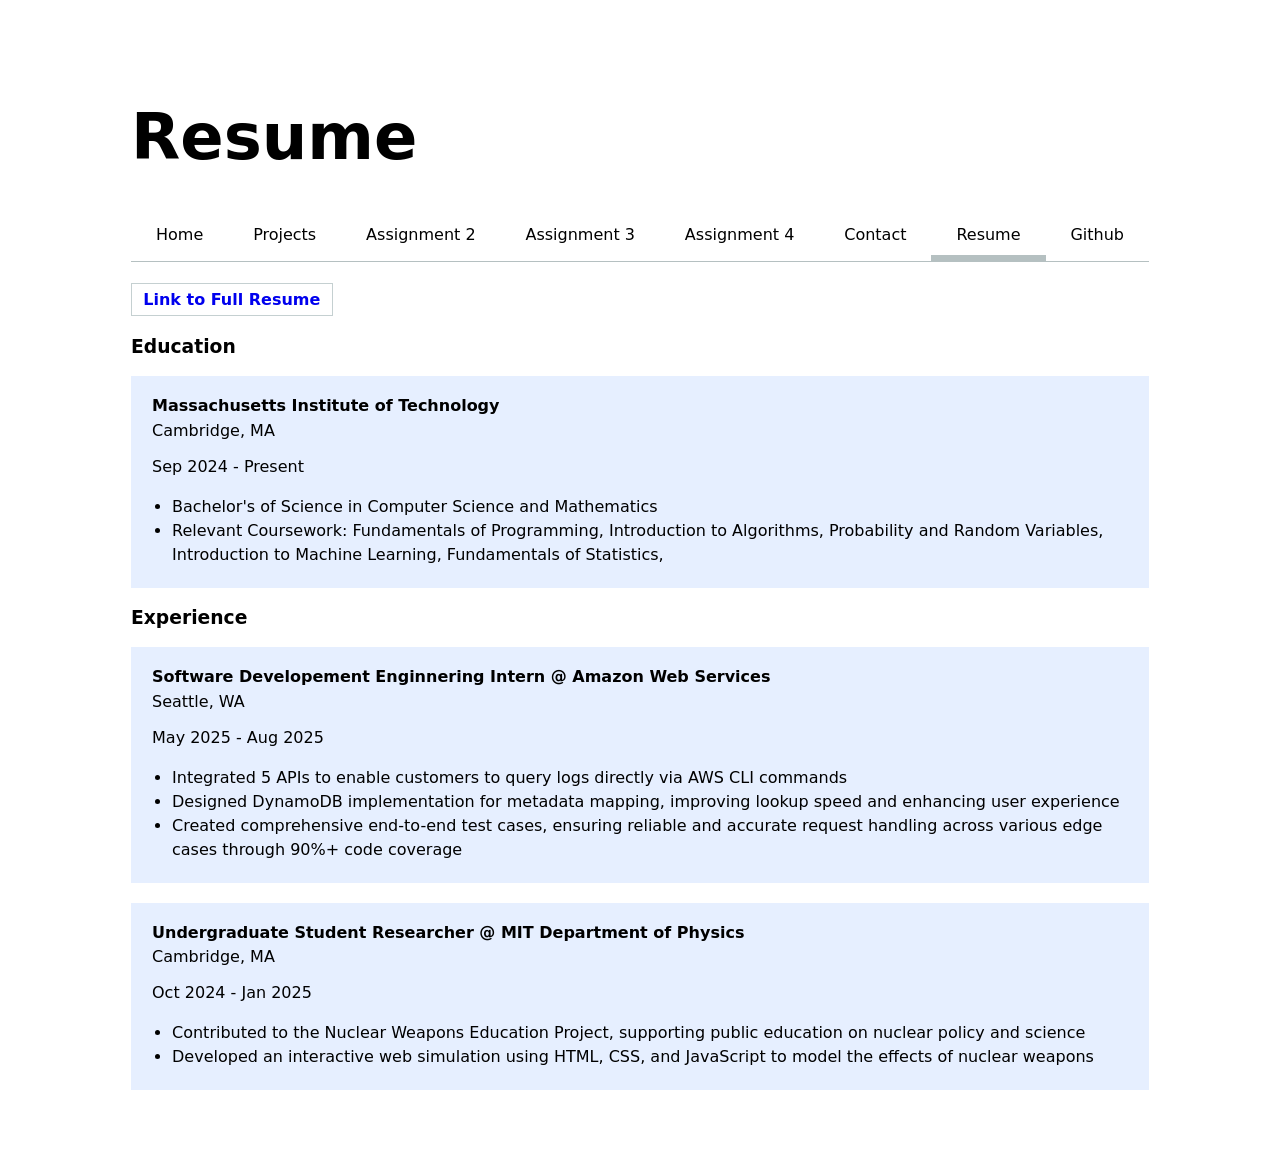
<file: resume/index.html>
<!DOCTYPE html>
<html lang="en">

<head>
    <meta charset="UTF-8">
    <meta name="viewport" content="width=device-width, initial-scale=1.0">
    <link rel="stylesheet" href="../style.css" />
    <title>Resume</title>
</head>

<body class="resume">

    <h1>Resume</h1>

    <nav>
        <ul>
            <li><a href="../">Home</a></li>
            <li><a href="../projects/">Projects</a></li>
            <li><a href="../A2/">Assignment 2</a></li>
            <li><a href="../A3/">Assignment 3</a></li>
            <li><a href="../A4/">Assignment 4</a></li>
            <li><a href="../contact/">Contact</a></li>
            <li><a class='current' href='./'>Resume</a></li>
            <li><a href="https://github.com/blin20115" target="_blank">Github</a></li>
        </ul>
    </nav>

    <h4><a href='https://drive.google.com/file/d/1p_zDwfrlbdm0Jdrgw2gGPLC86KiI5aCb/view?usp=sharing'>Link to Full
            Resume</a></h4>

    <section>
        <h3>Education</h3>

        <article>
            <h4>Massachusetts Institute of Technology</h4>
            <p>Cambridge, MA</p>
            <p>Sep 2024 - Present</p>

            <ul>
                <li>Bachelor's of Science in Computer Science and Mathematics</li>
                <li>Relevant Coursework: Fundamentals of Programming, Introduction to Algorithms, Probability and
                    Random Variables, Introduction to Machine Learning, Fundamentals of Statistics,
                </li>
            </ul>
        </article>
    </section>

    <section>
        <h3>Experience</h3>

        <article>
            <h4>Software Developement Enginnering Intern @ Amazon Web Services</h4>
            <p>Seattle, WA</p>
            <p>May 2025 - Aug 2025</p>
            <ul>
                <li>Integrated 5 APIs to enable customers to query logs directly via AWS CLI commands</li>
                <li>Designed DynamoDB implementation for metadata mapping, improving lookup speed and enhancing user
                    experience</li>
                <li>Created comprehensive end-to-end test cases, ensuring reliable and accurate request handling
                    across
                    various edge cases through 90%+ code coverage </li>
            </ul>
        </article>

        <article>
            <h4>Undergraduate Student Researcher @ MIT Department of Physics</h4>
            <p>Cambridge, MA</p>
            <p>Oct 2024 - Jan 2025</p>
            <ul>
                <li>Contributed to the Nuclear Weapons Education Project, supporting public education on nuclear
                    policy
                    and science</li>
                <li>Developed an interactive web simulation using HTML, CSS, and JavaScript to model the effects of
                    nuclear weapons</li>
            </ul>
        </article>
    </section>

</body>

</html>
</file>
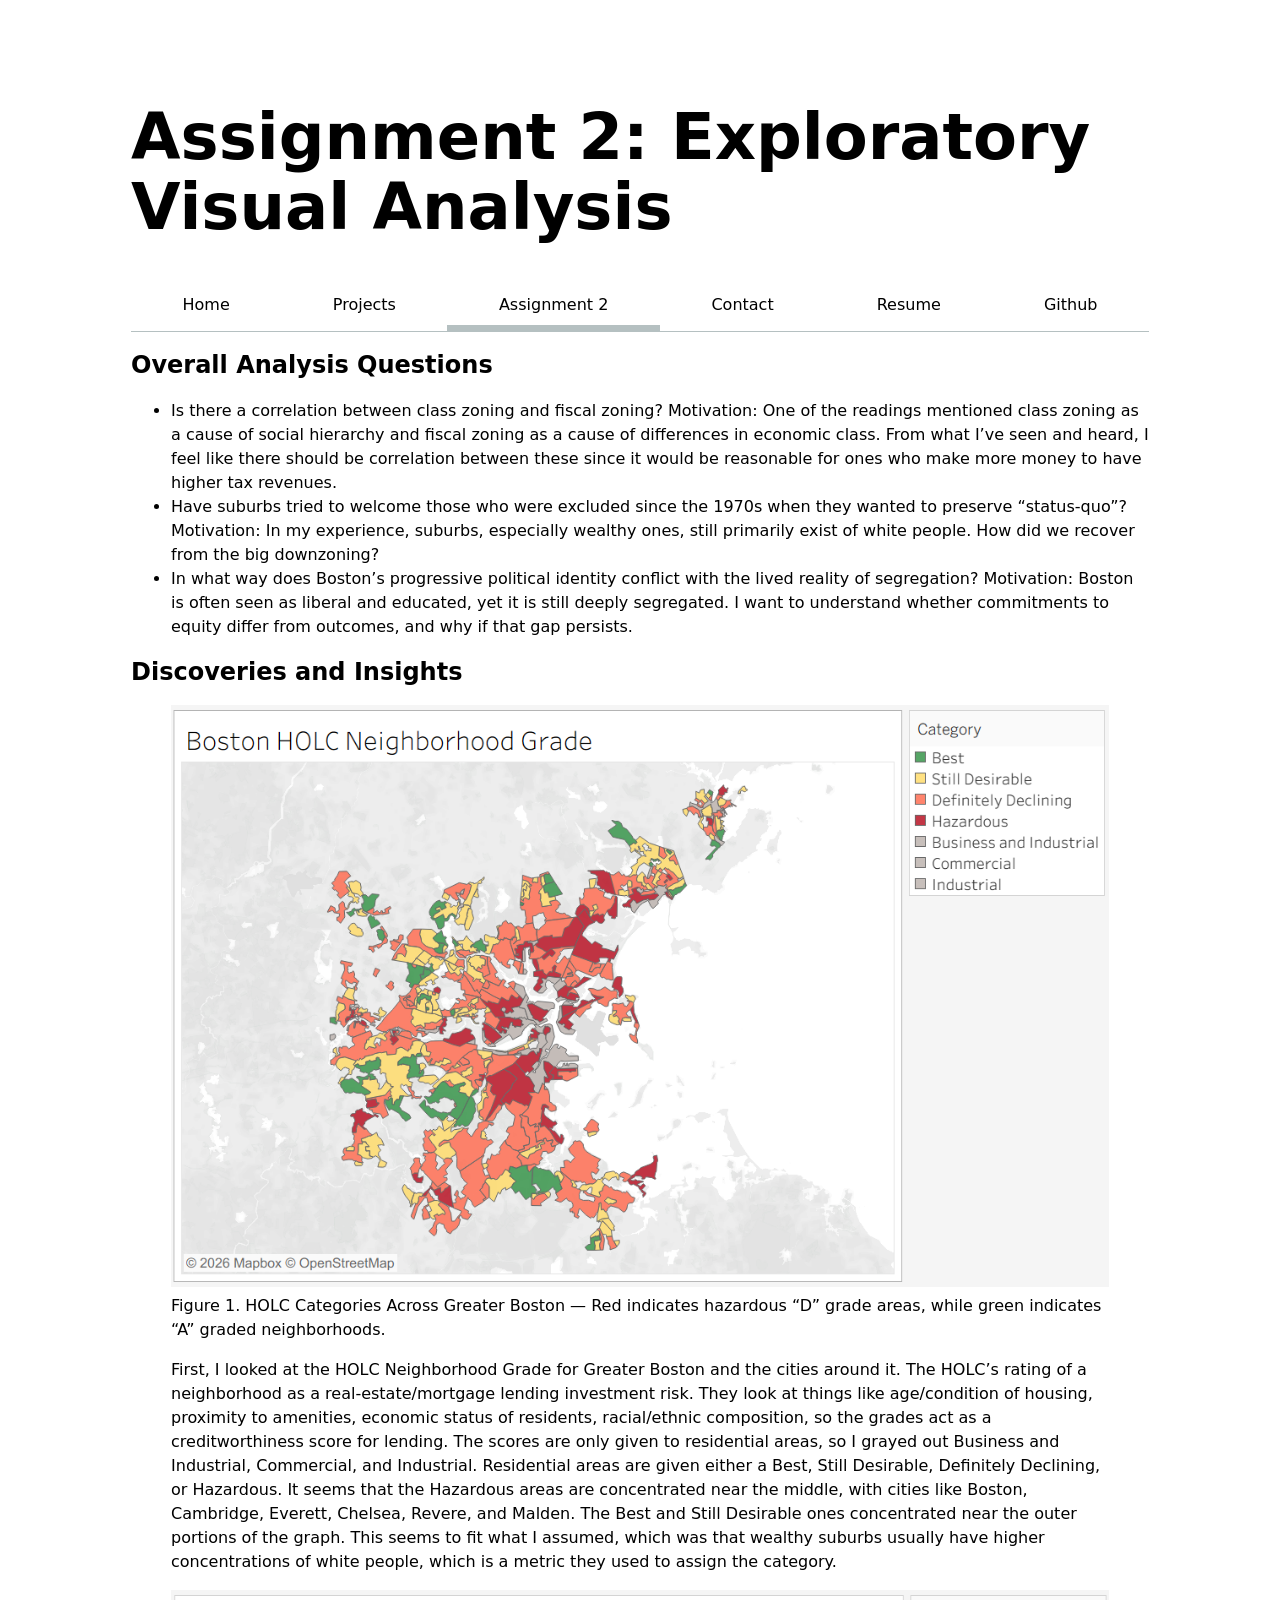
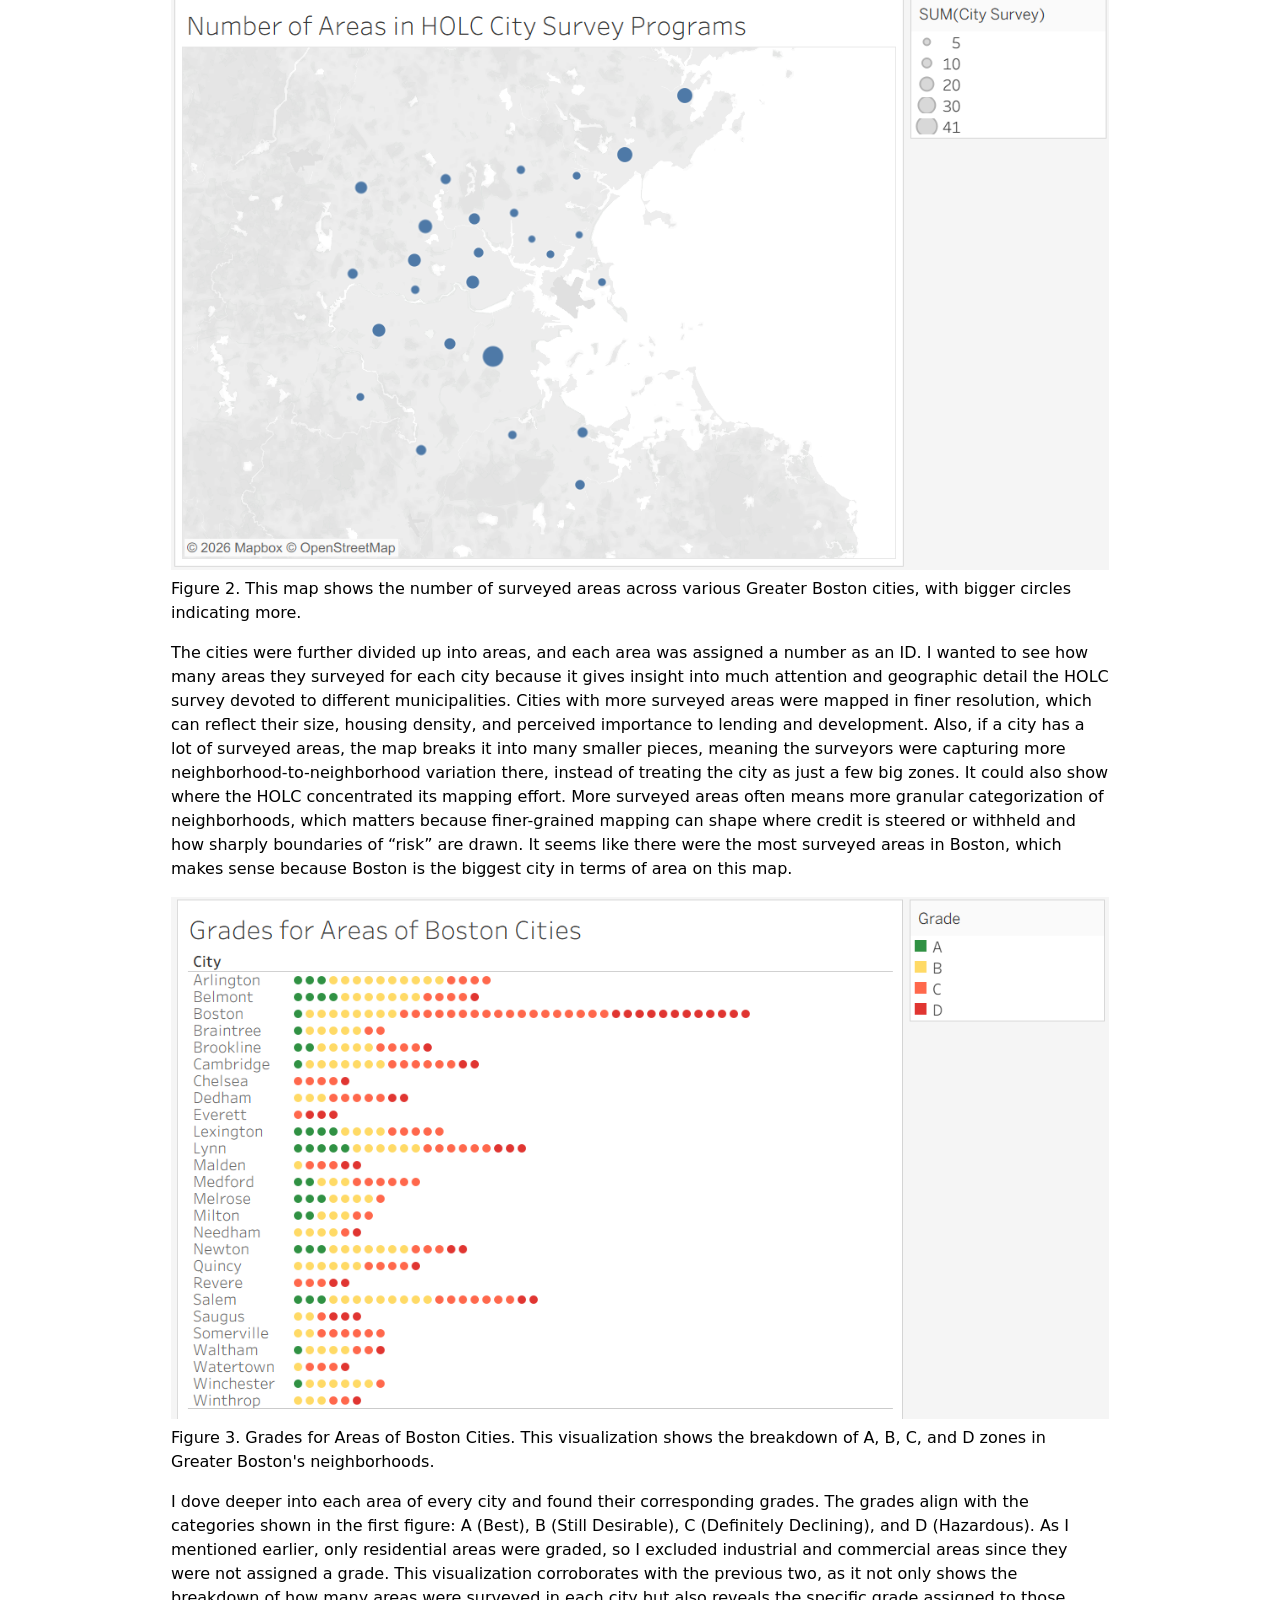
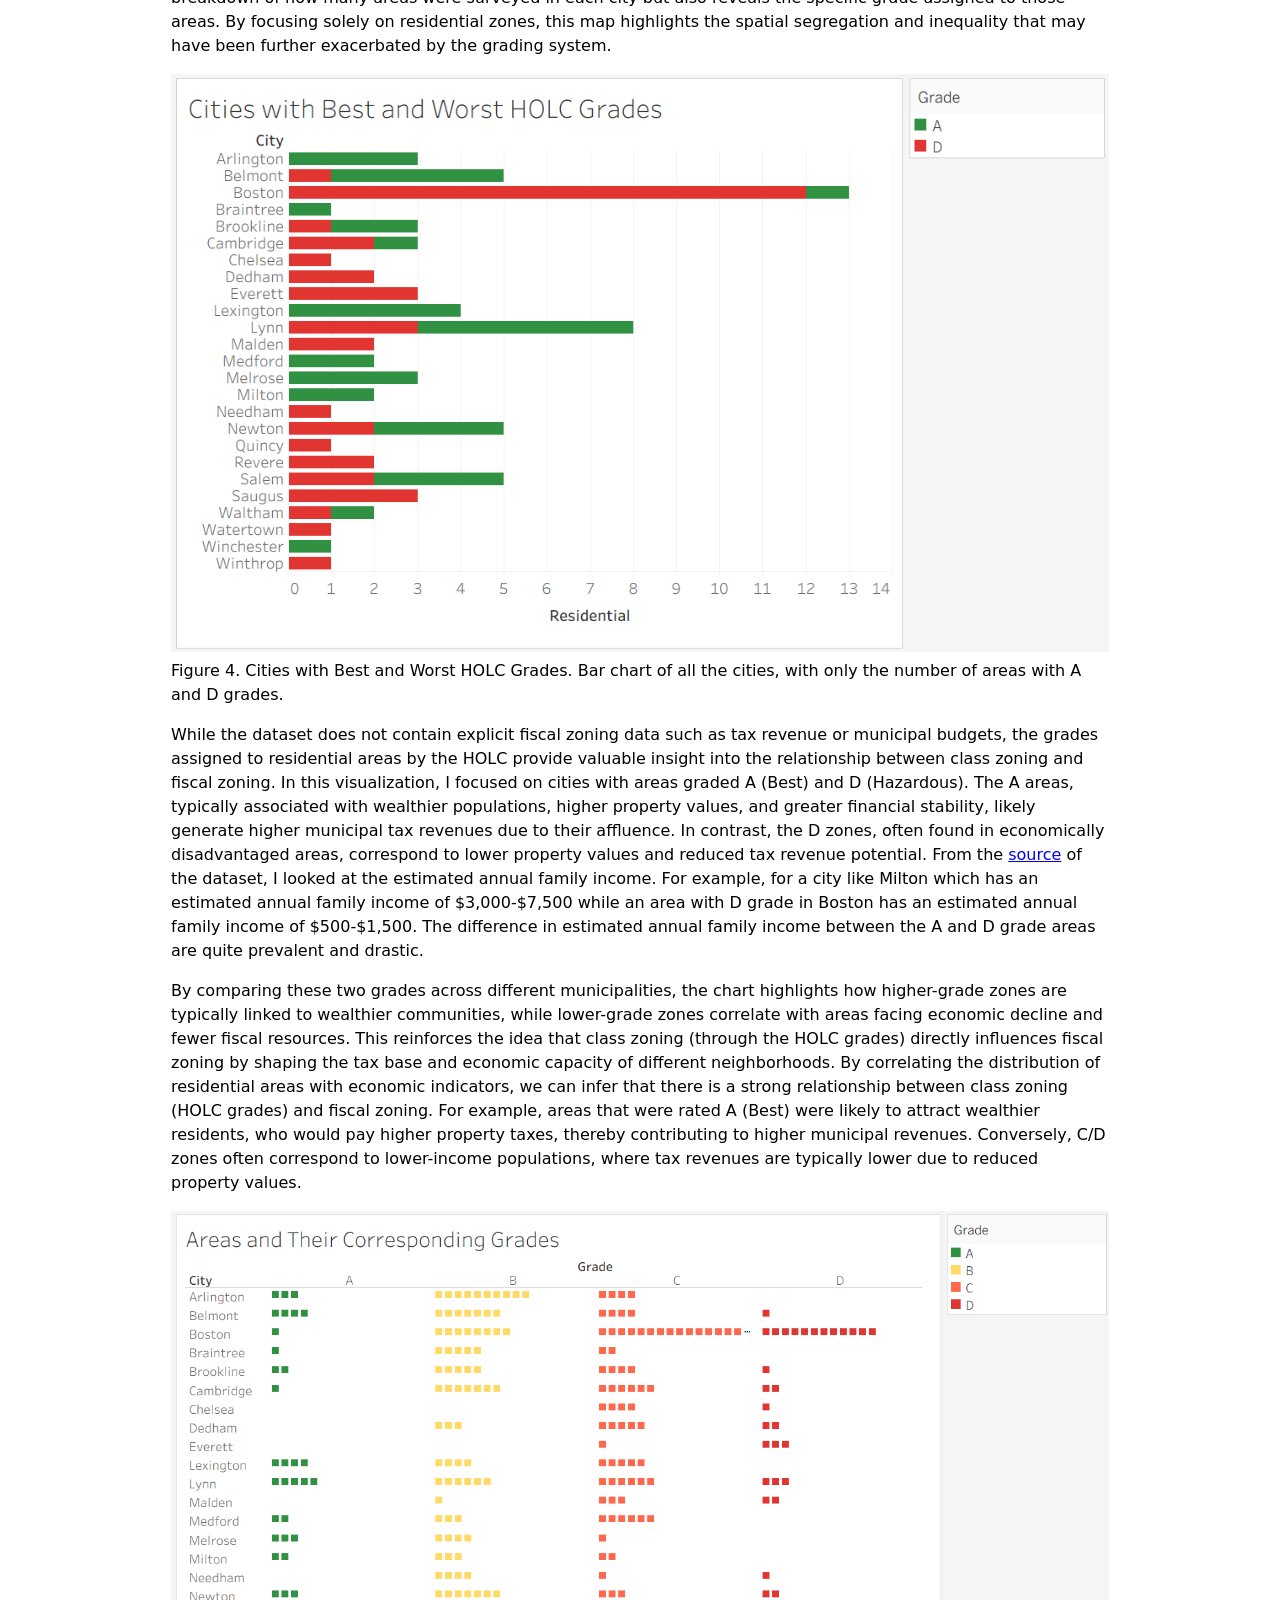
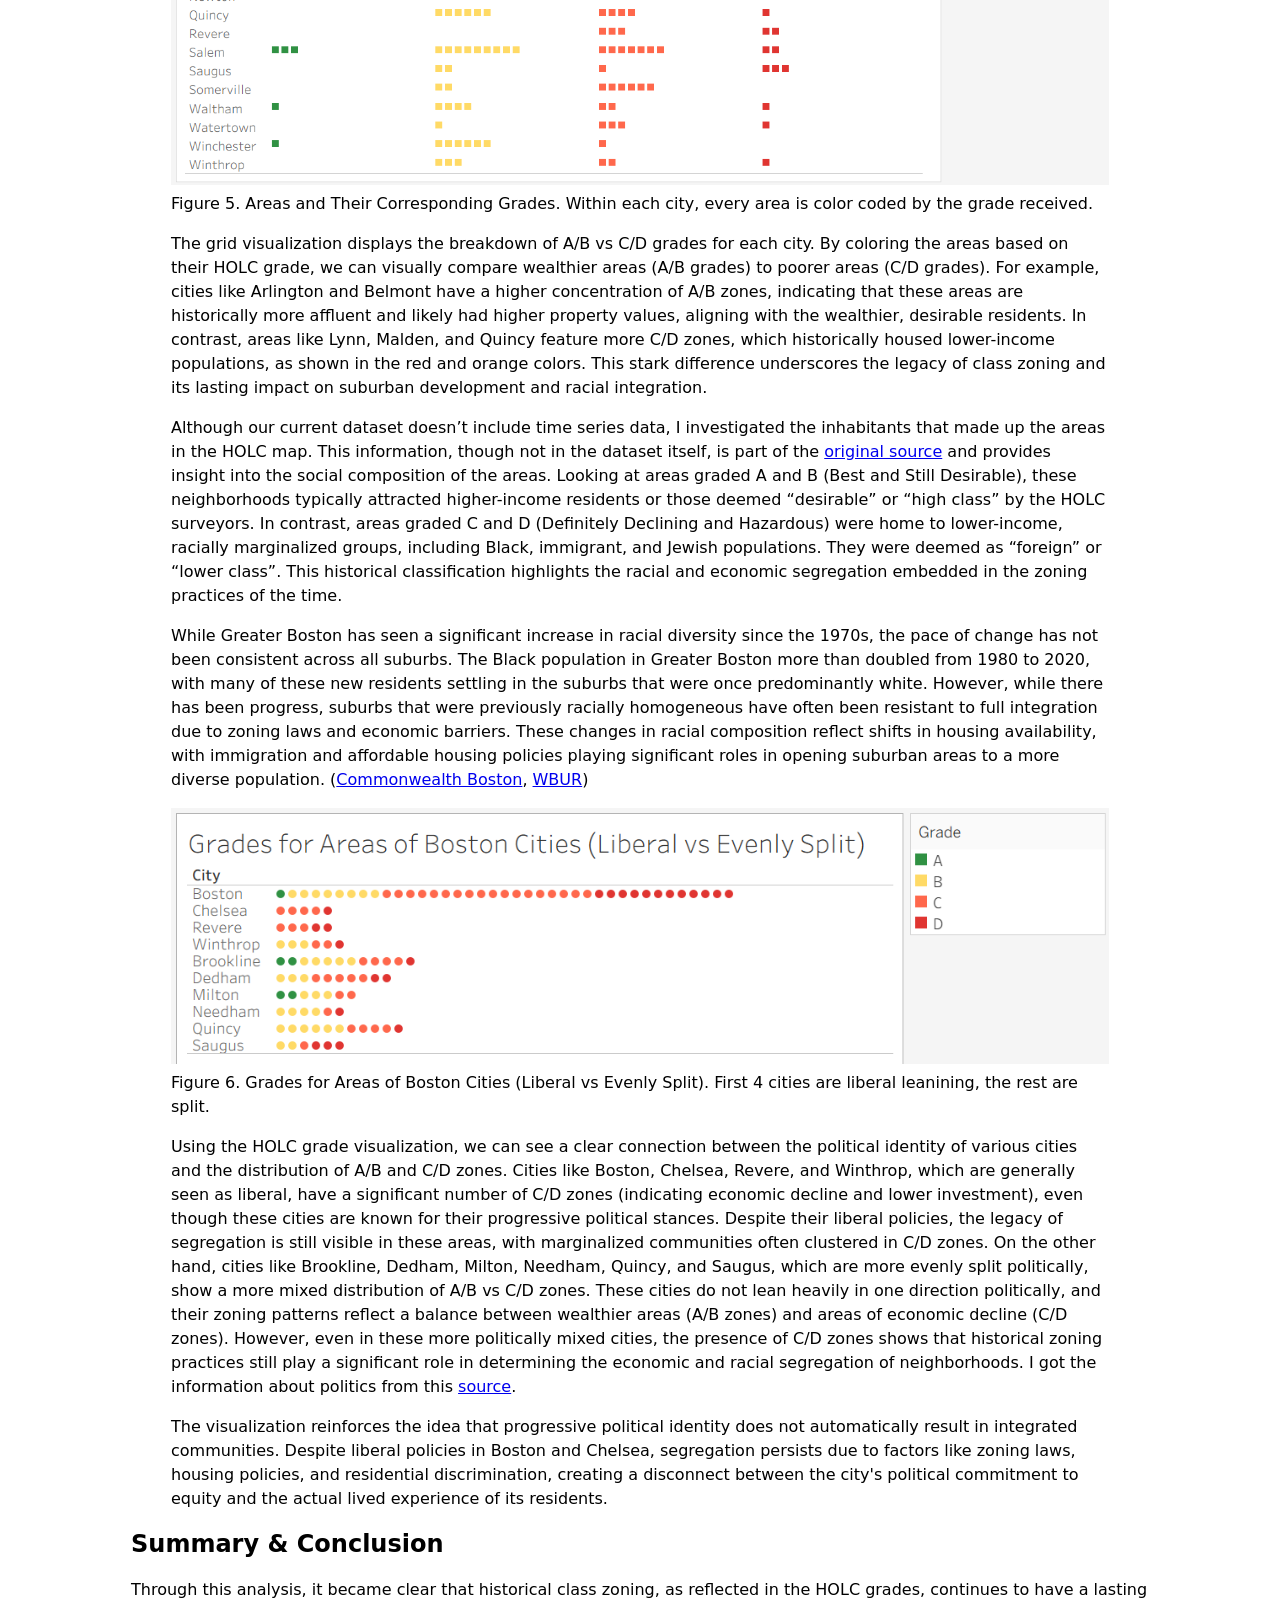
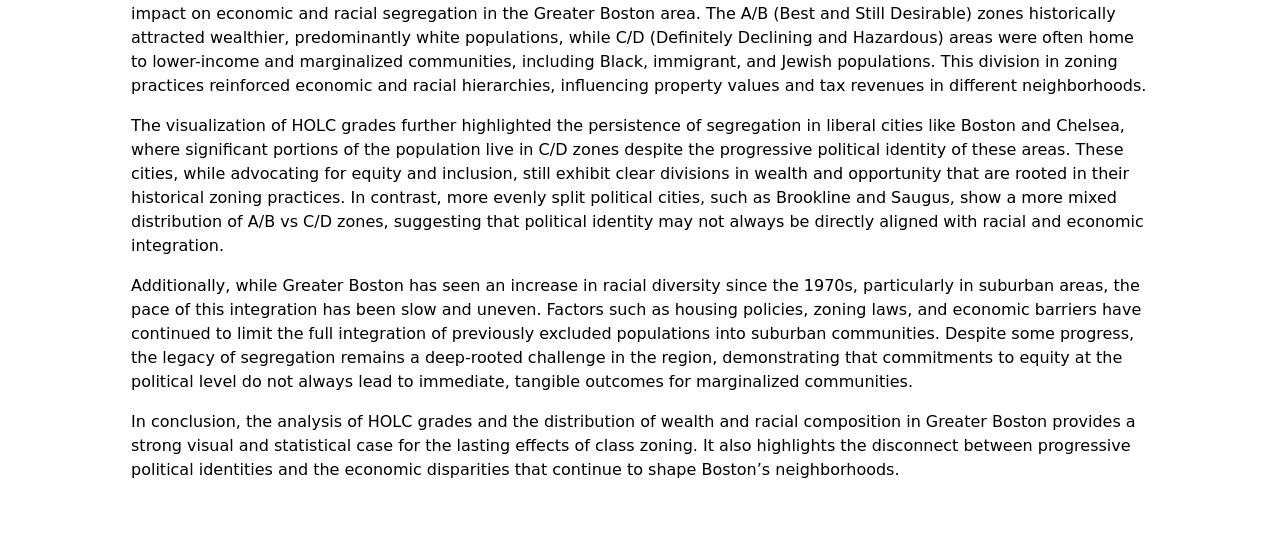
<file: A2/a2.html>
<!DOCTYPE html>
<html lang="en">

<head>
    <meta charset="UTF-8">
    <meta name="viewport" content="width=device-width, initial-scale=1.0">
    <title>6.C35 Assignment 2: Exploratory Visual Analysis</title>
    <link rel="stylesheet" href="../style.css">
</head>

<body>
    <h1>Assignment 2: Exploratory Visual Analysis</h1>

    <nav>
        <ul>
            <li><a href="../">Home</a></li>
            <li><a href="../projects/">Projects</a></li>
            <li><a class='current' href="./">Assignment 2</a></li>
            <li><a href="../contact/">Contact</a></li>
            <li><a href="../resume/">Resume</a></li>
            <li><a href="https://github.com/blin20115" target="_blank">Github</a></li>
        </ul>
    </nav>

    <section id="questions">
        <h2>Overall Analysis Questions</h2>
        <ul>
            <li>Is there a correlation between class zoning and fiscal zoning? Motivation: One of the readings mentioned
                class zoning as a cause of social hierarchy and fiscal zoning as a cause of differences in economic
                class. From what I’ve seen and heard, I feel like there should be correlation between these since it
                would be reasonable for ones who make more money to have higher tax revenues.
            </li>
            <li>Have suburbs tried to welcome those who were excluded since the 1970s when they wanted to preserve
                “status-quo”? Motivation: In my experience, suburbs, especially wealthy ones, still primarily exist of
                white people. How did we recover from the big downzoning?
            </li>
            <li>In what way does Boston’s progressive political identity conflict with the lived reality of segregation?
                Motivation: Boston is often seen as liberal and educated, yet it is still deeply segregated. I want to
                understand whether commitments to equity differ from outcomes, and why if that gap persists.
            </li>
        </ul>
    </section>

    <section id="results">
        <h2>Discoveries and Insights</h2>

        <figure>
            <img src="images/figure 1.png" alt="Greater Boston HOLC Map">
            <figcaption>Figure 1. HOLC Categories Across Greater Boston — Red indicates hazardous “D” grade areas, while
                green indicates “A” graded neighborhoods.</figcaption>
            <p>First, I looked at the HOLC Neighborhood Grade for Greater Boston and the cities around it. The HOLC’s
                rating of a neighborhood as a real-estate/mortgage lending investment risk. They look at things like
                age/condition of housing, proximity to amenities, economic status of residents, racial/ethnic
                composition, so the grades act as a creditworthiness score for lending. The scores are only given to
                residential areas, so I grayed out Business and Industrial, Commercial, and Industrial. Residential
                areas are given either a Best, Still Desirable, Definitely Declining, or Hazardous. It seems that the
                Hazardous areas are concentrated near the middle, with cities like Boston, Cambridge, Everett, Chelsea,
                Revere, and Malden. The Best and Still Desirable ones concentrated near the outer portions of the graph.
                This seems to fit what I assumed, which was that wealthy suburbs usually have higher concentrations of
                white people, which is a metric they used to assign the category.
            </p>
        </figure>

        <figure>
            <img src="images/figure 2.png" alt="Number of Areas in HOLC City Survey Programs">
            <figcaption>Figure 2. This map shows the number of surveyed areas across various Greater Boston cities, with
                bigger circles indicating more.</figcaption>
            <p>The cities were further divided up into areas, and each area was assigned a number as an ID. I wanted to
                see how many areas they surveyed for each city because it gives insight into much attention and
                geographic detail the HOLC survey devoted to different municipalities. Cities with more surveyed areas
                were mapped in finer resolution, which can reflect their size, housing density, and perceived importance
                to lending and development. Also, if a city has a lot of surveyed areas, the map breaks it into many
                smaller pieces, meaning the surveyors were capturing more neighborhood-to-neighborhood variation there,
                instead of treating the city as just a few big zones. It could also show where the HOLC concentrated its
                mapping effort. More surveyed areas often means more granular categorization of neighborhoods, which
                matters because finer-grained mapping can shape where credit is steered or withheld and how sharply
                boundaries of “risk” are drawn. It seems like there were the most surveyed areas in Boston, which makes
                sense because Boston is the biggest city in terms of area on this map.
            </p>
        </figure>

        <figure>
            <img src="images/figure 3.png" alt="Grades for Areas of Boston Cities">
            <figcaption>Figure 3. Grades for Areas of Boston Cities. This visualization shows the breakdown of A, B, C,
                and D zones in Greater Boston's neighborhoods.</figcaption>
            <p>I dove deeper into each area of every city and found their corresponding grades. The grades align with
                the categories shown in the first figure: A (Best), B (Still Desirable), C (Definitely Declining), and D
                (Hazardous). As I mentioned earlier, only residential areas were graded, so I excluded industrial and
                commercial areas since they were not assigned a grade. This visualization corroborates with the previous
                two, as it not only shows the breakdown of how many areas were surveyed in each city but also reveals
                the specific grade assigned to those areas. By focusing solely on residential zones, this map highlights
                the spatial segregation and inequality that may have been further exacerbated by the grading system.
            </p>
        </figure>

        <figure>
            <img src="images/figure 4.png" alt="Cities with Best and Worst HOLC Grades">
            <figcaption>Figure 4. Cities with Best and Worst HOLC Grades. Bar chart of all the cities, with only the
                number
                of areas with A and D grades.</figcaption>
            <p>While the dataset does not contain explicit fiscal zoning data such as tax revenue or municipal budgets,
                the
                grades assigned to residential areas by the HOLC provide valuable insight into the relationship between
                class zoning and fiscal zoning. In this visualization, I focused on cities with areas graded A (Best)
                and D
                (Hazardous). The A areas, typically associated with wealthier populations, higher property values, and
                greater financial stability, likely generate higher municipal tax revenues due to their affluence. In
                contrast, the D zones, often found in economically disadvantaged areas, correspond to lower property
                values
                and reduced tax revenue potential. From the <a
                    href="https://dsl.richmond.edu/panorama/redlining/map/MA/Boston/context#loc=11/42.3351/-71.1643">source</a>
                of the dataset, I looked at the estimated annual family
                income. For example, for a city like Milton which has an estimated annual family income of $3,000-$7,500
                while an area with D grade in Boston has an estimated annual family income of $500-$1,500. The
                difference in
                estimated annual family income between the A and D grade areas are quite prevalent and drastic.
            </p>
            <p>By comparing these two grades across different municipalities, the chart highlights how higher-grade
                zones
                are typically linked to wealthier communities, while lower-grade zones correlate with areas facing
                economic
                decline and fewer fiscal resources. This reinforces the idea that class zoning (through the HOLC grades)
                directly influences fiscal zoning by shaping the tax base and economic capacity of different
                neighborhoods.
                By correlating the distribution of residential areas with economic indicators, we can infer that there
                is a
                strong relationship between class zoning (HOLC grades) and fiscal zoning. For example, areas that were
                rated
                A (Best) were likely to attract wealthier residents, who would pay higher property taxes, thereby
                contributing to higher municipal revenues. Conversely, C/D zones often correspond to lower-income
                populations, where tax revenues are typically lower due to reduced property values.
            </p>
        </figure>

        <figure>
            <img src="images/figure 5.png" alt="Areas and Their Corresponding Grades">
            <figcaption>Figure 5. Areas and Their Corresponding Grades. Within each city, every area is color coded by
                the grade received.</figcaption>
            <p>The grid visualization displays the breakdown of A/B vs C/D grades for each city. By coloring the areas
                based on their HOLC grade, we can visually compare wealthier areas (A/B grades) to poorer areas (C/D
                grades). For example, cities like Arlington and Belmont have a higher concentration of A/B zones,
                indicating that these areas are historically more affluent and likely had higher property values,
                aligning with the wealthier, desirable residents. In contrast, areas like Lynn, Malden, and Quincy
                feature more C/D zones, which historically housed lower-income populations, as shown in the red and
                orange colors. This stark difference underscores the legacy of class zoning and its lasting impact on
                suburban development and racial integration.
            </p>
            <p>
                Although our current dataset doesn’t include time series data, I investigated the inhabitants that made
                up the areas in the HOLC map. This information, though not in the dataset itself, is part of the
                <a
                    href="https://dsl.richmond.edu/panorama/redlining/map/MA/Boston/areas#mapview=full&loc=12/42.3138/-71.0811">original
                    source</a>
                and provides insight into the social composition of the areas. Looking at areas graded A and B (Best
                and Still Desirable), these neighborhoods typically attracted higher-income residents or those
                deemed “desirable” or “high class” by the HOLC surveyors. In contrast, areas graded C and D
                (Definitely Declining and Hazardous) were home to lower-income, racially marginalized groups,
                including Black, immigrant, and Jewish populations. They were deemed as “foreign” or “lower class”.
                This historical classification highlights the racial and economic segregation embedded in the zoning
                practices of the time.
            </p>
            <p>While Greater Boston has seen a significant increase in racial diversity since the 1970s, the pace of
                change has not been consistent across all suburbs. The Black population in Greater Boston more than
                doubled from 1980 to 2020, with many of these new residents settling in the suburbs that were once
                predominantly white. However, while there has been progress, suburbs that were previously racially
                homogeneous have often been resistant to full integration due to zoning laws and economic barriers.
                These changes in racial composition reflect shifts in housing availability, with immigration and
                affordable housing policies playing significant roles in opening suburban areas to a more diverse
                population. (<a
                    href="https://commonwealthbeacon.org/economy/greater-bostons-black-population-becoming-more-diverse-dispersed/?">Commonwealth
                    Boston</a>, <a
                    href="https://www.wbur.org/news/2023/04/06/greater-boston-black-population-is-growth-diversity-report?">WBUR</a>)
            </p>
        </figure>

        <figure>
            <img src="images/figure 6.png" alt="Grades for Areas of Boston Cities (Liberal vs Evenly Split)">
            <figcaption>Figure 6. Grades for Areas of Boston Cities (Liberal vs Evenly Split). First 4 cities are
                liberal leanining, the rest are split.</figcaption>
            <p>Using the HOLC grade visualization, we can see a clear connection between the political identity of
                various cities and the distribution of A/B and C/D zones. Cities like Boston, Chelsea, Revere, and
                Winthrop, which are generally seen as liberal, have a significant number of C/D zones (indicating
                economic decline and lower investment), even though these cities are known for their progressive
                political stances. Despite their liberal policies, the legacy of segregation is still visible in these
                areas, with marginalized communities often clustered in C/D zones. On the other hand, cities like
                Brookline, Dedham, Milton, Needham, Quincy, and Saugus, which are more evenly split politically, show a
                more mixed distribution of A/B vs C/D zones. These cities do not lean heavily in one direction
                politically, and their zoning patterns reflect a balance between wealthier areas (A/B zones) and areas
                of economic decline (C/D zones). However, even in these more politically mixed cities, the presence of
                C/D zones shows that historical zoning practices still play a significant role in determining the
                economic and racial segregation of neighborhoods. I got the information about politics from this <a
                    href="https://bestneighborhood.org/conservative-vs-liberal-map-boston-ma/">source</a>.
            </p>
            <p>The visualization reinforces the idea that progressive political identity does not automatically result
                in integrated communities. Despite liberal policies in Boston and Chelsea, segregation persists due to
                factors like zoning laws, housing policies, and residential discrimination, creating a disconnect
                between the city's political commitment to equity and the actual lived experience of its residents.
            </p>
        </figure>

    </section>

    <section id="summary">
        <h2>Summary & Conclusion</h2>
        <p>Through this analysis, it became clear that historical class zoning, as reflected in the HOLC grades,
            continues to have a lasting impact on economic and racial segregation in the Greater Boston area.
            The A/B
            (Best and Still Desirable) zones historically attracted wealthier, predominantly white populations,
            while
            C/D (Definitely Declining and Hazardous) areas were often home to lower-income and marginalized
            communities,
            including Black, immigrant, and Jewish populations. This division in zoning practices reinforced
            economic
            and racial hierarchies, influencing property values and tax revenues in different neighborhoods.
        </p>
        <p>
            The visualization of HOLC grades further highlighted the persistence of segregation in liberal
            cities like
            Boston and Chelsea, where significant portions of the population live in C/D zones despite the
            progressive
            political identity of these areas. These cities, while advocating for equity and inclusion, still
            exhibit
            clear divisions in wealth and opportunity that are rooted in their historical zoning practices. In
            contrast,
            more evenly split political cities, such as Brookline and Saugus, show a more mixed distribution of
            A/B vs
            C/D zones, suggesting that political identity may not always be directly aligned with racial and
            economic
            integration.
        </p>
        <p>
            Additionally, while Greater Boston has seen an increase in racial diversity since the 1970s,
            particularly in
            suburban areas, the pace of this integration has been slow and uneven. Factors such as housing
            policies,
            zoning laws, and economic barriers have continued to limit the full integration of previously
            excluded
            populations into suburban communities. Despite some progress, the legacy of segregation remains a
            deep-rooted challenge in the region, demonstrating that commitments to equity at the political level
            do not
            always lead to immediate, tangible outcomes for marginalized communities.
        </p>
        <p>In conclusion, the analysis of HOLC grades and the distribution of wealth and racial composition in
            Greater
            Boston provides a strong visual and statistical case for the lasting effects of class zoning. It
            also
            highlights the disconnect between progressive political identities and the economic disparities that
            continue to shape Boston’s neighborhoods.
        </p>
    </section>

</body>

</html>
</file>
<file: style.css>
:root {
  --color-accent: oklch(24.978% 0.11284 287.497);
}

html {
  accent-color: var(--color-accent);
}

body {
  font: 100%/1.5 system-ui;
  max-width: 100ch;
  margin-inline: auto;
  padding: 5ch;
}

nav ul,
nav ul li {
  display: contents;
}

nav {
  display: flex;
  margin-bottom: 1em;
  border-bottom: 1px solid oklch(80% 3% 200);
}

nav a {
  flex: 1 auto;
  text-decoration: none;
  color: inherit;
  text-align: center;
  padding: 0.5em;
  border-bottom: 0.4em solid transparent;
}

nav a.current {
  border-bottom: 0.4em solid oklch(80% 3% 200);
  padding-bottom: 0.1em;
}

nav a:hover {
  border-bottom: 0.4em solid var(--color-accent);
  background-color: oklch(from var(--color-accent) 95% 5% h);
  padding-bottom: 0.1em;
}

input,
textarea,
button,
select {
  font: inherit;
}

form {
  display: grid;
  grid-template-columns: auto 1fr;
  gap: 1em;
}

form label {
  display: grid;
  grid-template-columns: subgrid;
  grid-column: 1 / -1;
  align-items: center;
}

form button {
  grid-column: 1 / -1;
}

img {
  max-width: 100%;
  height: auto;
}

.projects {
  display: grid;
  grid-template-columns: repeat(auto-fill, minmax(15em, 1fr));
  gap: 1em;
}

article {
  display: grid;
  grid-template-rows: subgrid;
  grid-row: span 3;
}

article h2 {
  margin: 0;
}

h1,
h2,
h3,
h4,
h5,
h6 {
  line-height: 1.1;
  text-wrap: balance;
}

h1 {
  font-size: 4rem;
}

body.resume article {
  background: oklch(95.01% 0.02375 262.144);
  padding: 1.25rem;
  border: 1px solid oklch(95.01% 0.02375 262.144);
  margin-bottom: 1.25rem;

}

body.resume article h4 {
  margin: 0;
}

body.resume article p {
  margin: 0.25rem 0 0.5rem;
}

body.resume ul {
  margin: 0.5rem 0 0;
  padding-left: 1.25rem;
}

body.resume a[href*="drive.google.com"] {
  display: inline-block;
  padding: 0.4em 0.7em;
  border: 1px solid oklch(85% 3% 200);
  text-decoration: none;
}

body.resume a[href*="drive.google.com"]:hover {
  background: oklch(from var(--color-accent) 95% 5% h);
}
</file>
